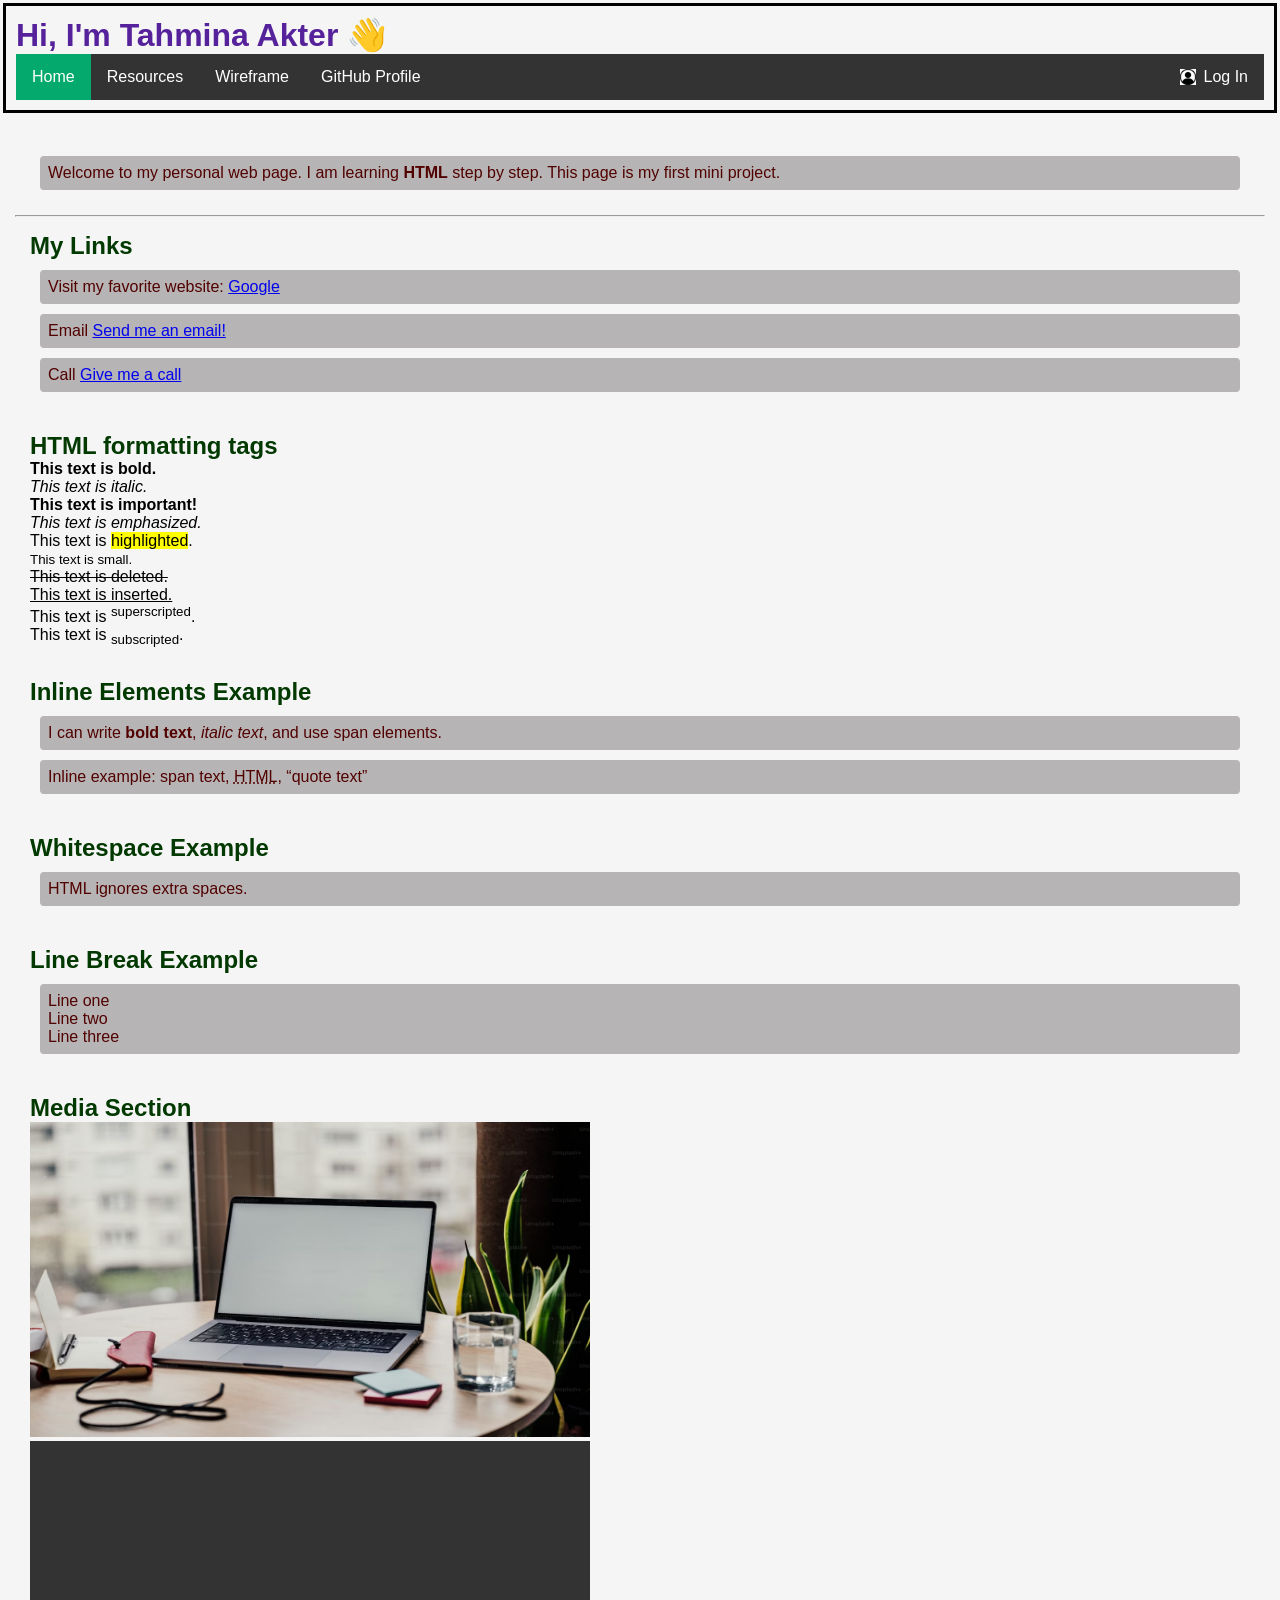
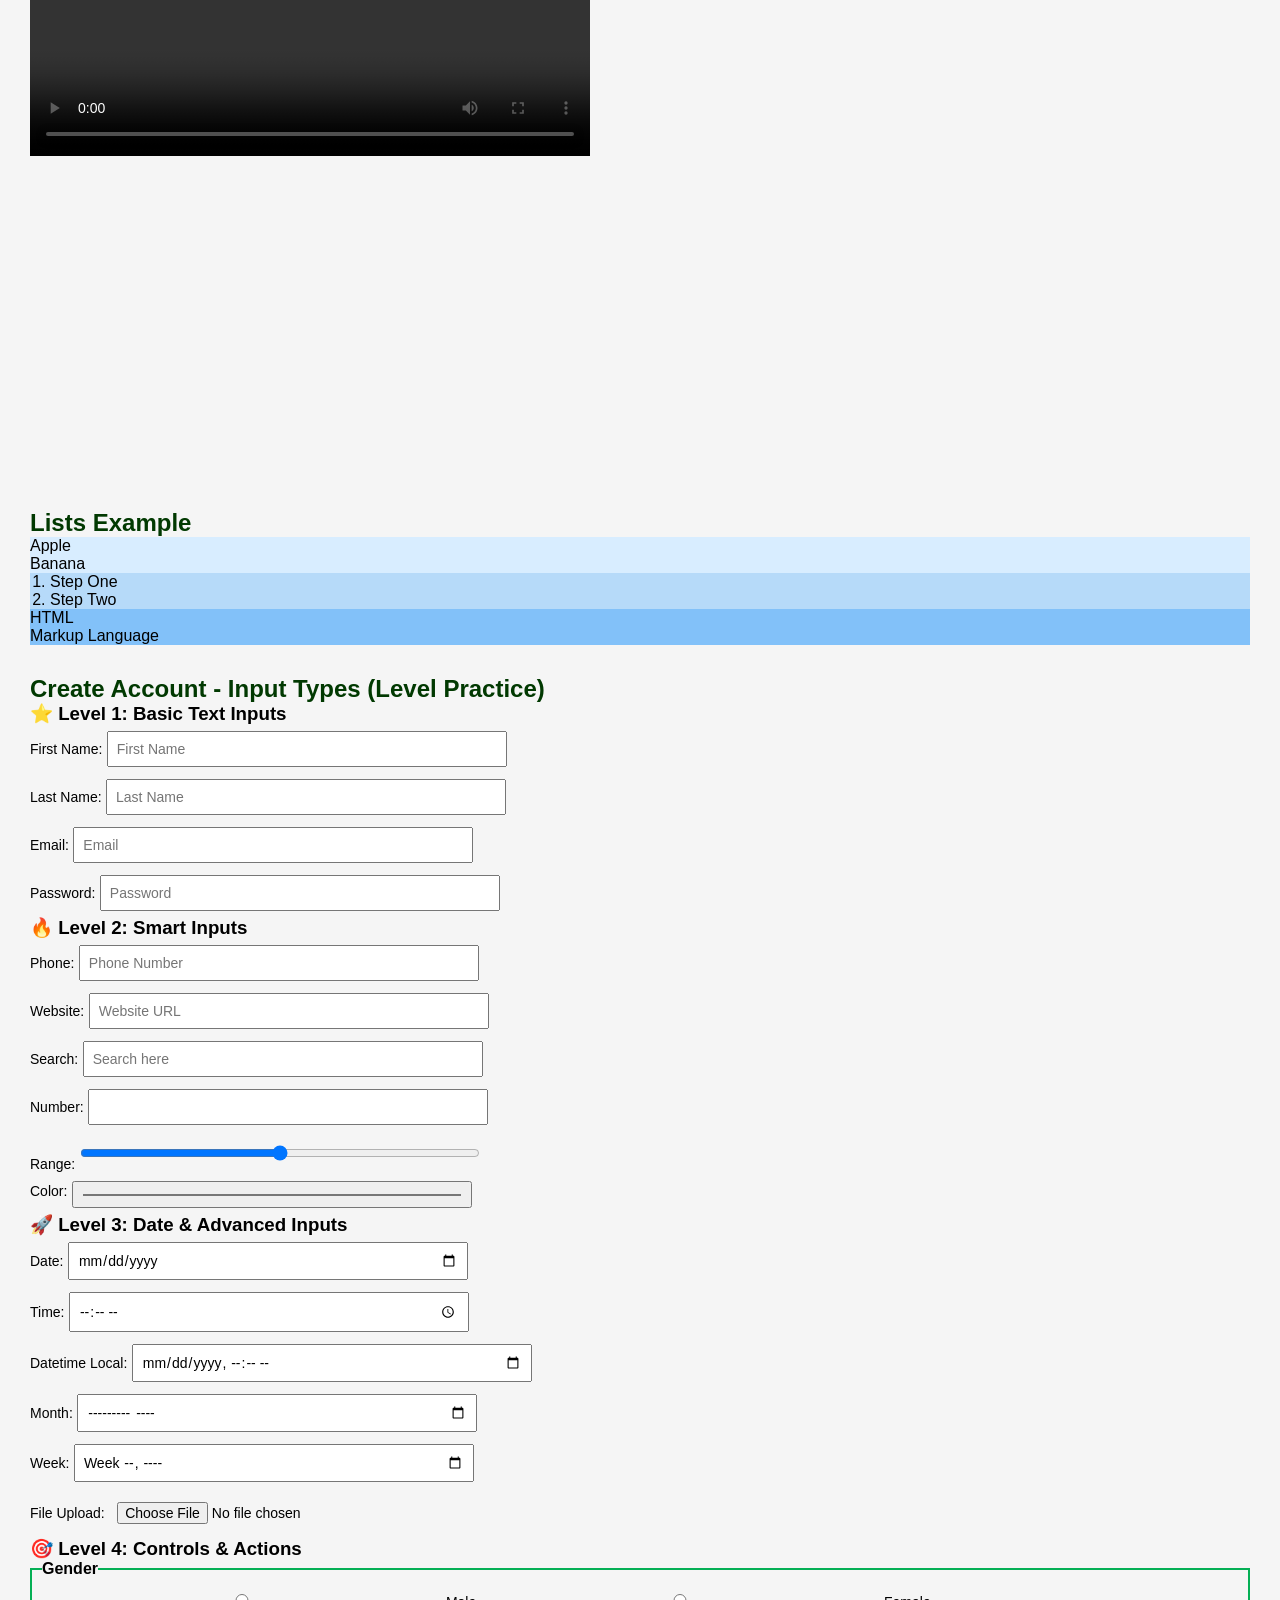
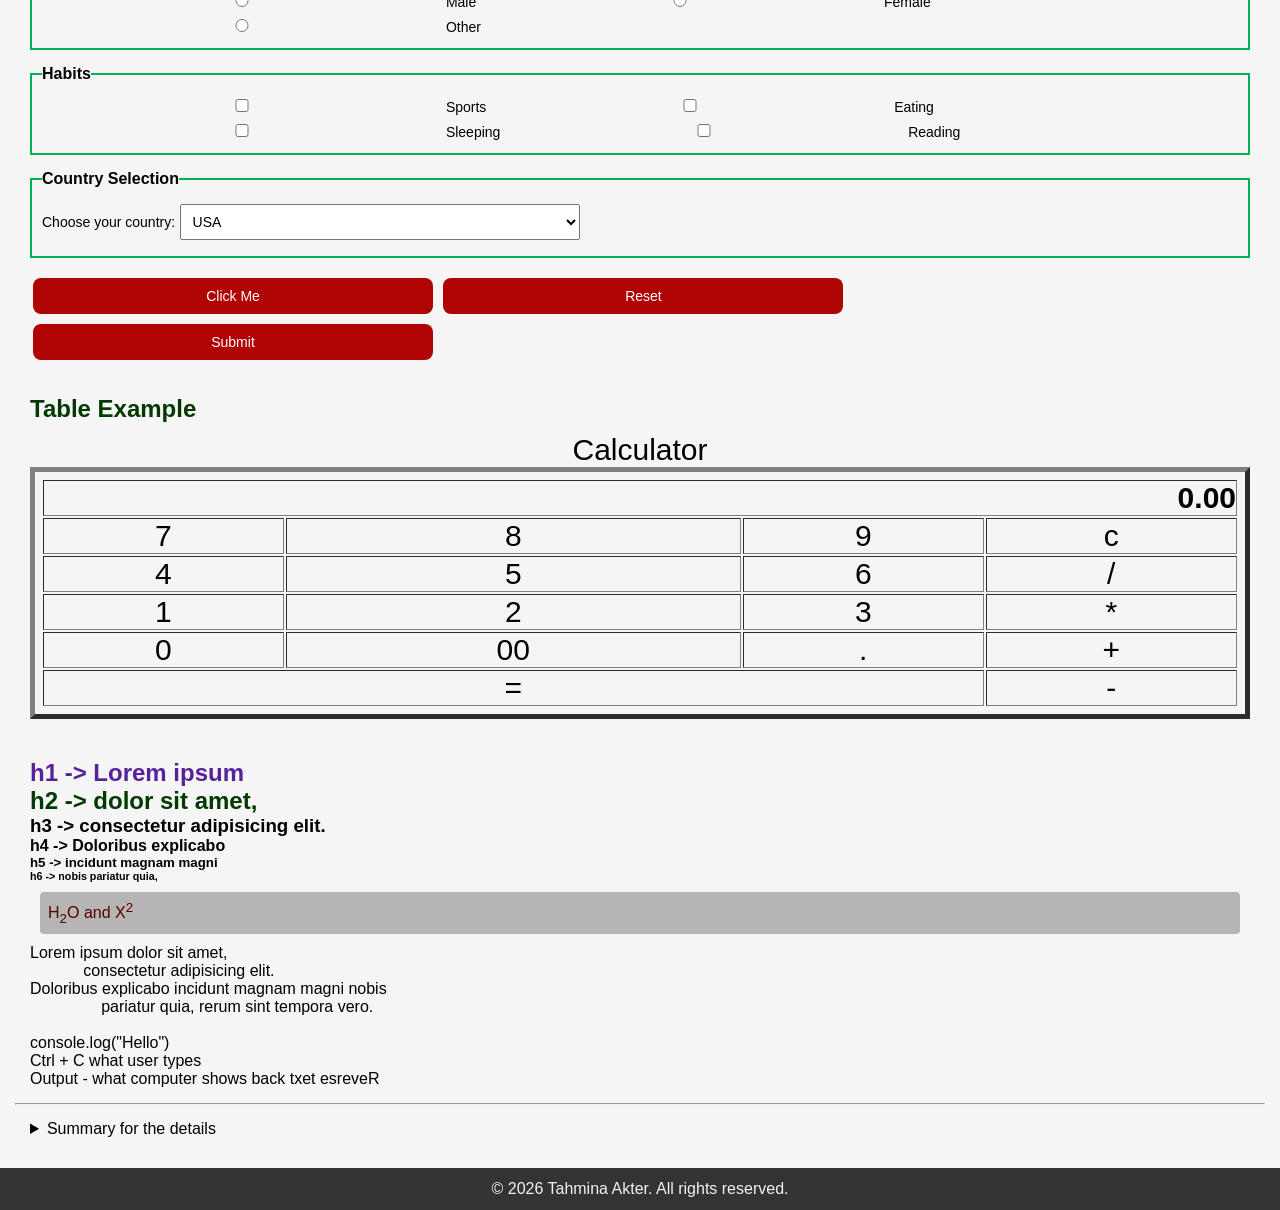
<file: index.html>
<!DOCTYPE html> <!-- tells the browser this is HTML5 -->
<html> <!-- root of your webpage -->

<head> <!-- This part is not visible on the page. It configures your site. -->
    <meta charset="utf-8"> <!-- Supports all characters -->
    <meta name="description" content="Fundamentals of HTML and CSS"> <!-- Helps SEO -->
    <title>Fundamentals-of-HTML-CSS</title> <!-- Shows in browser tab -->
    <link rel="icon" type="image/x-icon" href="./media/images/favicon.ico">
    <link rel="stylesheet" href="./style.css"> <!-- Connects your CSS file -->

    <style>
        .wave {
            display: inline-block;
            transform-origin: 70% 70%;
            /* natural wave ratio */
            animation: wave-animation 2s infinite;
        }

        /* Defines how the hand rotates over time */
        @keyframes wave-animation {
            0% {
                transform: rotate(0deg);
            }

            15% {
                transform: rotate(14deg);
            }

            30% {
                transform: rotate(-8deg);
            }

            40% {
                transform: rotate(14deg);
            }

            50% {
                transform: rotate(-4deg);
            }

            60% {
                transform: rotate(10deg);
            }

            70% {
                transform: rotate(0deg);
            }

            100% {
                transform: rotate(0deg);
            }
        }
    </style>
</head>

<body> <!-- This part is visible on the page -->

    <!-- ================= HEADER ================= -->
    <header style="margin: 3px; border: 3px solid black; padding: 10px">
        <!-- header contains Title (h1), Navigation (nav) & <span> is inline -->
        <h1>Hi, I'm Tahmina Akter <span class="wave">👋</span></h1>
        <nav aria-label="Primary navigation"> <!-- (SEO + accessibility) -->
            <ul>
                <li><a class="active" href="./index.html" target="_self" title="Landing page">Home</a></li>
                <li><a href="./resources.html" target="_self" title="Practice Coding">Resources</a></li>
                <li><a href="https://wireframe.cc/D2swz4" target="_blank" rel="noopener noreferrer"
                        title="Landing Page Wireframe">Wireframe</a>
                </li>
                <li><a href="https://github.com/tahmina-official" target="_blank" rel="noopener noreferrer"
                        title="Landing Page Wireframe">GitHub Profile</a>
                </li>
                <li><a href="./login/login.html" target="_self" title="Login Page"><img src="./media/images/login.png"
                            alt="Login Icon" class="login-user" />Log In </a>
                </li>
            </ul>
        </nav>
    </header>

    <main> <!-- Main content (good for SEO + accessibility) -->

        <!-- ================= INTRO ================= -->
        <section>
            <p>
                Welcome to my personal web page.
                I am learning <strong>HTML</strong> step by step.
                This page is my first mini project.
            </p>
        </section>
        <hr>

        <!-- ================= LINKS ================= -->
        <section>
            <h2>My Links</h2>
            <p>
                Visit my favorite website:
                <a href="https://www.google.com">Google</a>
            </p>
            <p>
                Email
                <a href="mailto:tahmina.usa24@gmail.com">Send me an email!</a>
            </p>
            <p>
                Call
                <a href="tel:+13474076781">Give me a call</a>
            </p>
        </section>

        <!-- ================= SKILLS ================= -->
        <section>
            <h2>HTML formatting tags</h2>
            <b>This text is bold.</b><br>
            <i>This text is italic.</i><br>
            <strong>This text is important!</strong><br>
            <em>This text is emphasized.</em><br>
            This text is <mark>highlighted</mark>.<br>
            <small>This text is small.</small><br>
            <del>This text is deleted.</del><br>
            <ins>This text is inserted.</ins><br>
            This text is <sup>superscripted</sup>.<br>
            This text is <sub>subscripted</sub>.<br>
        </section>

        <!-- ================= INLINE EXAMPLES ================= -->
        <section>
            <h2>Inline Elements Example</h2>
            <p>
                I can write <b>bold text</b>, <em>italic text</em>,
                and use <span>span elements</span>.
            </p>

            <p>
                Inline example: <span>span text</span>,
                <abbr title="HyperText Markup Language">HTML</abbr>,
                <q>quote text</q>
            </p>
        </section>

        <!-- ================= WHITESPACE ================= -->
        <section>
            <h2>Whitespace Example</h2>
            <p>
                HTML ignores extra spaces.
            </p>
        </section>

        <!-- ================= LINE BREAK ================= -->
        <section>
            <h2>Line Break Example</h2>
            <p>
                Line one<br>
                Line two<br>
                Line three
            </p>
        </section>

        <!-- ================= MEDIA ================= -->
        <section>
            <h2>Media Section</h2>
            <div>
                <img src="./media/images/pic1.png" alt="Sample project image showing HTML layout" width="560px"
                    height="315px">

            </div>
            <div>
                <video width="560px" height="315px" controls>
                    <source src="./media/video/video.mp4" type="video/mp4">
                    <track src="subtitle.vtt" kind="subtitles" srclang="en" label="English">
                </video>
            </div>

            <div>

                <iframe width="560px" height="315px" src="https://www.youtube.com/embed/kUMe1FH4CHE"
                    title="YouTube video player" frameborder="0" allowfullscreen>
                </iframe>
            </div>

        </section>

        <!-- ================= LISTS ================= -->
        <section>
            <h2>Lists Example</h2>

            <ul style="display: block; background-color: rgb(216, 237, 255)">
                <li>Apple</li>
                <li>Banana</li>
            </ul>

            <ol style="padding-left: 20px; background-color: rgb(182, 218, 249)">
                <li>Step One</li>
                <li>Step Two</li>
            </ol>

            <dl style="background-color: rgb(130, 193, 249)">
                <dt>HTML</dt>
                <dd>Markup Language</dd>
            </dl>
        </section>

        <!-- ================= FORM ================= -->
        <section>
            <h2>Create Account - Input Types (Level Practice)</h2>

            <form action="#">

                <!-- ================= LEVEL 1 ================= -->
                <h3>⭐ Level 1: Basic Text Inputs</h3>

                <label>First Name:</label>
                <input type="text" placeholder="First Name" required><br>

                <label>Last Name:</label>
                <input type="text" placeholder="Last Name" required><br>

                <label>Email:</label>
                <input type="email" placeholder="Email"><br>

                <label>Password:</label>
                <input type="password" placeholder="Password"><br>


                <!-- ================= LEVEL 2 ================= -->
                <h3>🔥 Level 2: Smart Inputs</h3>

                <label>Phone:</label>
                <input type="tel" placeholder="Phone Number"><br>

                <label>Website:</label>
                <input type="url" placeholder="Website URL"><br>

                <label>Search:</label>
                <input type="search" placeholder="Search here"><br>

                <label>Number:</label>
                <input type="number"><br>

                <label>Range:</label>
                <input type="range"><br>

                <label>Color:</label>
                <input type="color"><br>


                <!-- ================= LEVEL 3 ================= -->
                <h3>🚀 Level 3: Date & Advanced Inputs</h3>

                <label>Date:</label>
                <input type="date"><br>

                <label>Time:</label>
                <input type="time"><br>

                <label>Datetime Local:</label>
                <input type="datetime-local"><br>

                <label>Month:</label>
                <input type="month"><br>

                <label>Week:</label>
                <input type="week"><br>

                <label>File Upload:</label>
                <input type="file"><br>


                <!-- ================= LEVEL 4 ================= -->
                <h3>🎯 Level 4: Controls & Actions</h3>
                <fieldset>
                    <legend>Gender</legend>

                    <label>
                        <input type="radio" name="gender" value="male">
                        Male
                    </label>

                    <label>
                        <input type="radio" name="gender" value="female">
                        Female
                    </label>

                    <label>
                        <input type="radio" name="gender" value="other">
                        Other
                    </label>
                </fieldset>

                <fieldset>
                    <legend>Habits</legend>

                    <label>
                        <input type="checkbox" name="habits" value="sports">
                        Sports
                    </label>

                    <label>
                        <input type="checkbox" name="habits" value="eating">
                        Eating
                    </label>

                    <label>
                        <input type="checkbox" name="habits" value="sleeping">
                        Sleeping
                    </label>

                    <label>
                        <input type="checkbox" name="habits" value="reading">
                        Reading
                    </label>
                </fieldset>

                <fieldset>
                    <legend>Country Selection</legend>

                    <!-- id → used for label + JavaScript; name → used when submitting form data to a server; Use for="id" → most common and clean -->
                    <label for="country">Choose your country:</label>
                    <select id="country" name="country">
                        <option value="bangladesh">Bangladesh</option>
                        <option value="usa" selected>USA</option>
                        <option value="uk">UK</option>
                        <option value="canada">Canada</option>
                        <option value="india">India</option>
                    </select>
                </fieldset>

                <input type="button" value="Click Me">
                <input type="reset">
                <input type="submit">

            </form>
        </section>
        
        <!-- ================= TABLE ================= -->
        <section>
            <h2>Table Example</h2>

            <table border="5">
                <caption>Calculator</caption>
                <thead>
                    <tr>
                        <th colspan="4" style="text-align: right;">0.00</th>
                    </tr>
                </thead>
                <tbody>
                    <tr>
                        <td>7</td>
                        <td>8</td>
                        <td>9</td>
                        <td>c</td>
                    </tr>
                    <tr>
                        <td>4</td>
                        <td>5</td>
                        <td>6</td>
                        <td>/</td>
                    </tr>

                    <tr>
                        <td>1</td>
                        <td>2</td>
                        <td>3</td>
                        <td>*</td>
                    </tr>

                    <tr>
                        <td>0</td>
                        <td>00</td>
                        <td>.</td>
                        <td>+</td>
                    </tr>
                </tbody>
                <tfoot>
                    <tr>
                        <td colspan="3">=</td>
                        <td>-</td>
                    </tr>
                </tfoot>
            </table>
        </section>

        <!-- ================= EXTRA ELEMENTS ================= -->
        <section>
            <h1>h1 -> Lorem ipsum</h1>
            <h2>h2 -> dolor sit amet,</h2>
            <h3>h3 -> consectetur adipisicing elit.</h3>
            <h4>h4 -> Doloribus explicabo</h4>
            <h5>h5 -> incidunt magnam magni</h5>
            <h6>h6 -> nobis pariatur quia,</h6>

            <p>H<sub>2</sub>O and X<sup>2</sup></p>

            <pre>Lorem ipsum dolor sit amet, 
            consectetur adipisicing elit.
Doloribus explicabo incidunt magnam magni nobis
                pariatur quia, rerum sint tempora vero.
            </pre>

            <code>console.log("Hello")</code>

            <br>

            <kbd>Ctrl + C</kbd> what user types

            <br>

            <samp>Output - what computer shows back</samp>

            <bdo dir="rtl">Reverse text</bdo>

            <noscript>This website works best with JavaScript enabled.</noscript>
        </section>

        <hr>
        <section>
            <!-- DETAILS FIXED -->
            <details>
                <summary>Summary for the details</summary>
                <p>This is hidden content that can be expanded.</p>
            </details>
        </section>

    </main>

    <!-- ================= FOOTER ================= -->
    <footer>
        © 2026 Tahmina Akter. All rights reserved.
    </footer>


</body>

</html>
</file>
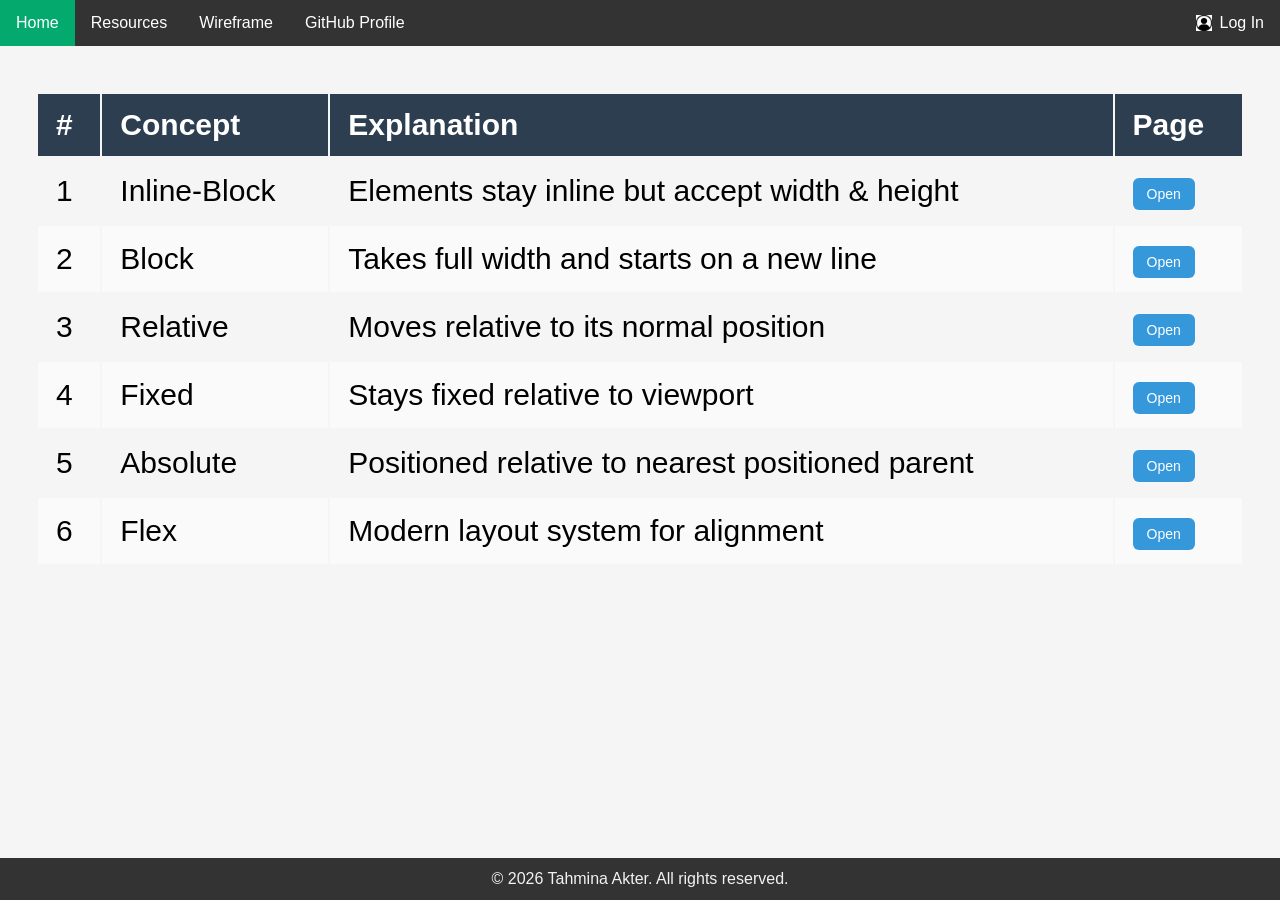
<file: css-properties/index.html>
<!DOCTYPE html> <!-- tells the browser this is HTML5 -->
<html> <!-- root of your webpage -->

<head> <!-- This part is not visible on the page. It configures your site. -->
    <meta charset="utf-8"> <!-- Supports all characters -->
    <meta name="description" content="Fundamentals of HTML and CSS"> <!-- Helps SEO -->
    <title>Fundamentals-of-HTML-CSS</title> <!-- Shows in browser tab -->
    <!-- displays site properly based on user's device -->
    <link rel="icon" type="image/x-icon" href="../media/images/favicon.ico">
    <link rel="stylesheet" href="./style.css"> <!-- Connects your CSS file -->
</head>

<body> <!-- This part is visible on the page -->

    <!-- ================= HEADER ================= -->
    <header>
        <nav aria-label="Primary navigation"> <!-- (SEO + accessibility) -->
            <ul>
                <li><a class="active" href="../index.html" target="_self" title="Landing page">Home</a></li>
                <li><a href="../resources.html" target="_self" title="Practice Coding">Resources</a></li>
                <li><a href="https://wireframe.cc/D2swz4" target="_blank" rel="noopener noreferrer"
                        title="Landing Page Wireframe">Wireframe</a>
                </li>
                <li><a href="https://github.com/tahmina-official" target="_blank" rel="noopener noreferrer"
                        title="Landing Page Wireframe">GitHub Profile</a>
                </li>
                <li><a href="../login/login.html" target="_self" title="Login Page"><img src="../media/images/login.png"
                            alt="Login Icon" class="login-user" />Log In </a>
                </li>
            </ul>
        </nav>
    </header>

    <main>
        <section>
            <table>
                <thead>
                    <tr>
                        <th>#</th>
                        <th>Concept</th>
                        <th>Explanation</th>
                        <th>Page</th>
                    </tr>
                </thead>
                <tbody>
                    <tr>
                        <td>1</td>
                        <td>Inline-Block</td>
                        <td>Elements stay inline but accept width & height</td>
                        <td><a class="custom-btn" href="./display/inline-block.html">Open</a></td>
                    </tr>
                    <tr>
                        <td>2</td>
                        <td>Block</td>
                        <td>Takes full width and starts on a new line</td>
                        <td><a class="custom-btn" href="./display/block.html">Open</a></td>
                    </tr>
                    <tr>
                        <td>3</td>
                        <td>Relative</td>
                        <td>Moves relative to its normal position</td>
                        <td><a class="custom-btn" href="./position/relative.html">Open</a></td>
                    </tr>
                    <tr>
                        <td>4</td>
                        <td>Fixed</td>
                        <td>Stays fixed relative to viewport</td>
                        <td><a class="custom-btn" href="./position/fixed.html">Open</a></td>
                    </tr>
                    <tr>
                        <td>5</td>
                        <td>Absolute</td>
                        <td>Positioned relative to nearest positioned parent</td>
                        <td><a class="custom-btn" href="./position/absolute.html">Open</a></td>
                    </tr>
                    <tr>
                        <td>6</td>
                        <td>Flex</td>
                        <td>Modern layout system for alignment</td>
                        <td><a class="custom-btn" href="./display/flex.html">Open</a></td>
                    </tr>
                </tbody>
            </table>

            <!-- <a class="active custom-btn" href="../resources.html" target="_self" title="Sample Testimonials">Back</a> -->
        </section>
    </main>


    <!-- ================= FOOTER ================= -->
    <footer>
        © 2026 Tahmina Akter. All rights reserved.
    </footer>

</body>

</html>
</file>
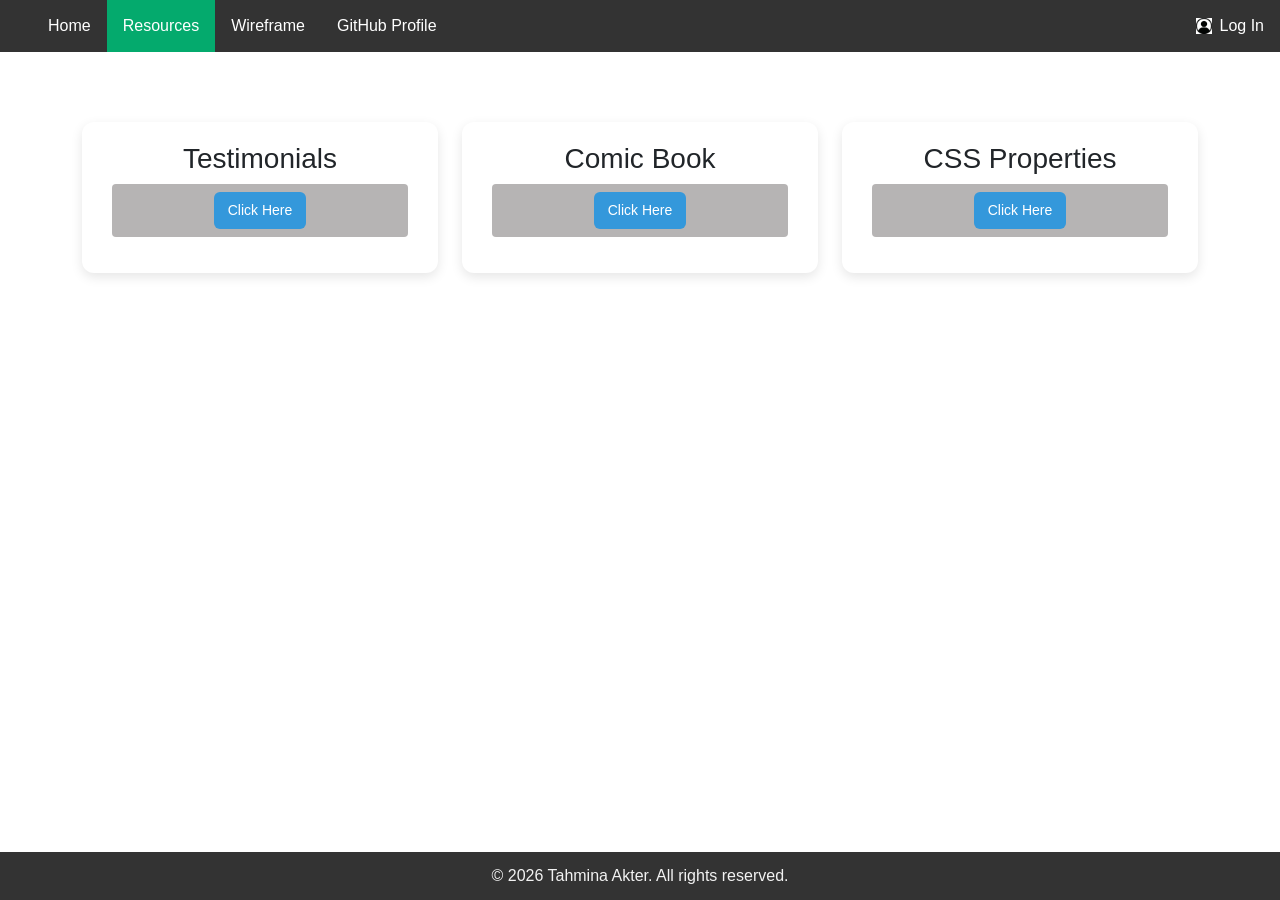
<file: resources.html>
<!DOCTYPE html>
<html lang="en">

<head>
    <meta charset="utf-8">
    <meta name="description" content="Resources">
    <meta name="viewport" content="width=device-width, initial-scale=1.0">

    <title>Resources</title>

    <link rel="icon" type="image/x-icon" href="./media/images/favicon.ico">
    <link rel="stylesheet" href="./style.css">

    <!-- Bootstrap -->
    <link href="https://cdn.jsdelivr.net/npm/bootstrap@5.3.0/dist/css/bootstrap.min.css" rel="stylesheet">
</head>

<body>

    <!-- ================= HEADER ================= -->
    <header>
        <nav aria-label="Primary navigation">
            <ul>
                <li><a href="./index.html" target="_self" title="Landing page">Home</a></li>
                <li><a class="active" href="./resources.html" target="_self" title="Practice Coding">Resources</a></li>
                <li><a href="https://wireframe.cc/D2swz4" target="_blank" rel="noopener noreferrer"
                        title="Landing Page Wireframe">Wireframe</a>
                </li>
                <li><a href="https://github.com/tahmina-official" target="_blank" rel="noopener noreferrer"
                        title="Landing Page Wireframe">GitHub Profile</a>
                </li>
                <li><a href="./login/login.html" target="_self" title="Login Page"><img src="./media/images/login.png"
                            alt="Login Icon" class="login-user" />Log In </a>
                </li>
            </ul>
        </nav>
    </header>

    <!-- ================= MAIN ================= -->
   <main class="container mt-4 flex-grow-1">

    <div class="row g-4">

        <!-- Card 1 -->
        <section class="col-12 col-md-6 col-lg-4">
            <div class="card-box">
                <h3>Testimonials</h3>
                <p>
                    <a class="custom-btn" href="./testimonials/testimonials.html">
                        Click Here
                    </a>
                </p>
            </div>
        </section>

        <!-- Card 2 -->
        <section class="col-12 col-md-6 col-lg-4">
            <div class="card-box">
                <h3>Comic Book</h3>
                <p>
                    <a class="custom-btn" href="./comic-book/comic-book.html">
                        Click Here
                    </a>
                </p>
            </div>
        </section>

        <!-- Card 3 -->
        <section class="col-12 col-md-6 col-lg-4">
            <div class="card-box">
                <h3>CSS Properties</h3>
                <p>
                    <a class="custom-btn" href="./css-properties/index.html">
                        Click Here
                    </a>
                </p>
            </div>
        </section>

    </div>

</main>
    <!-- ================= FOOTER ================= -->
    <footer>
        © 2026 Tahmina Akter. All rights reserved.
    </footer>

</body>

</html>
</file>
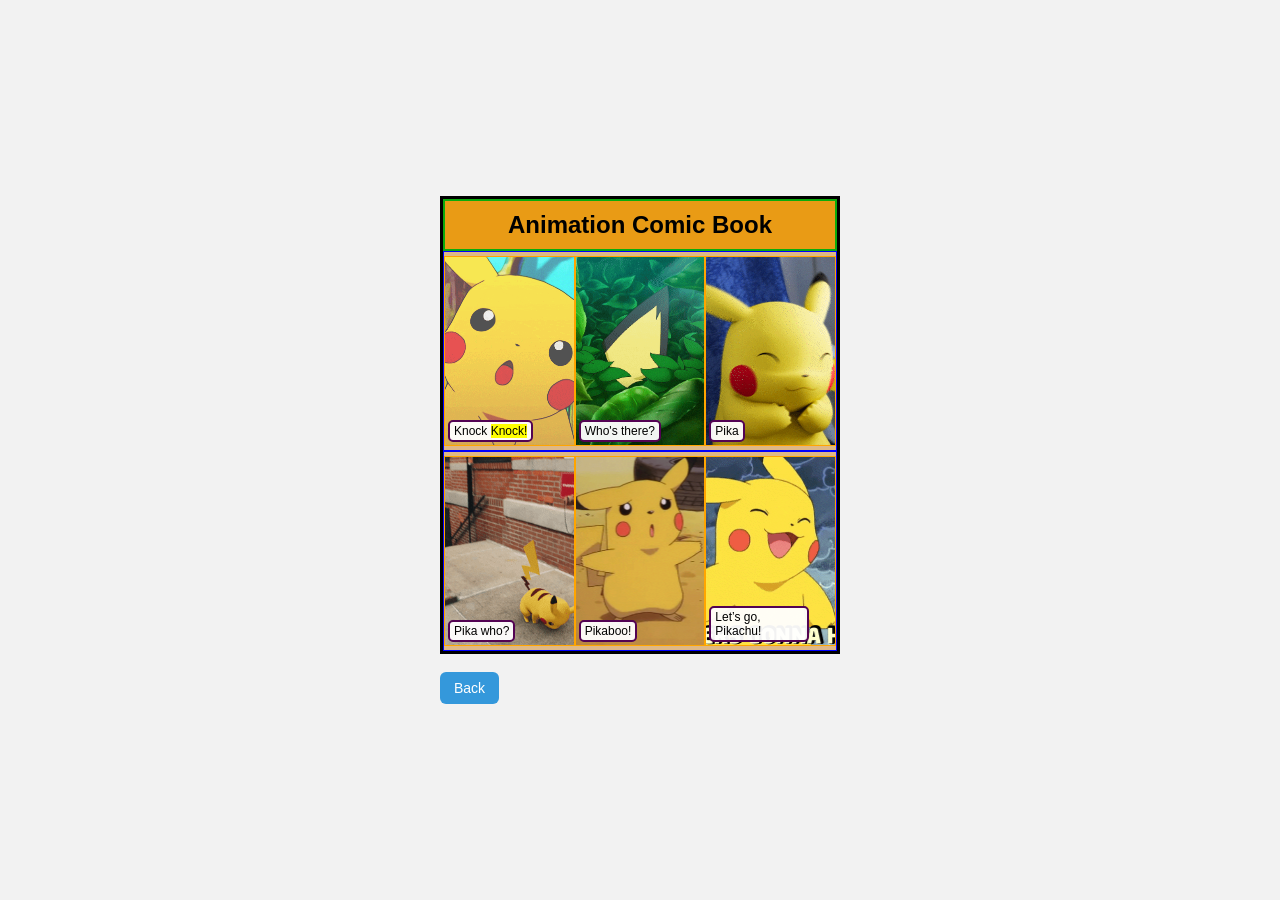
<file: comic-book/comic-book.html>
<!DOCTYPE html>
<html>

<head>
    <meta charset="utf-8">
    <meta name="description" content="Fundamentals of HTML and CSS">
    <title>Comic Book</title>

    <link rel="icon" type="image/x-icon" href="../media/images/favicon.ico">
    <link rel="stylesheet" href="./comic-book-style.css">
</head>

<body>

<main>

    <section id="comic">

        <h1>Animation Comic Book</h1>

        <!-- Row 1 -->
        <div class="row" id="row-1">
            <div class="panel"><div class="dialogue">Knock <mark>Knock!</mark></div></div>
            <div class="panel"><div class="dialogue">Who's there?</div></div>
            <div class="panel"><div class="dialogue">Pika</div></div>
        </div>

        <!-- Row 2 -->
        <div class="row" id="row-2">
            <div class="panel"><div class="dialogue">Pika who?</div></div>
            <div class="panel"><div class="dialogue">Pikaboo!</div></div>
            <div class="panel"><div class="dialogue">Let’s go, Pikachu!</div></div>
        </div>

    </section>

    <br>

    <a class="custom-btn" href="../resources.html">Back</a>

</main>

</body>
</html>
</file>
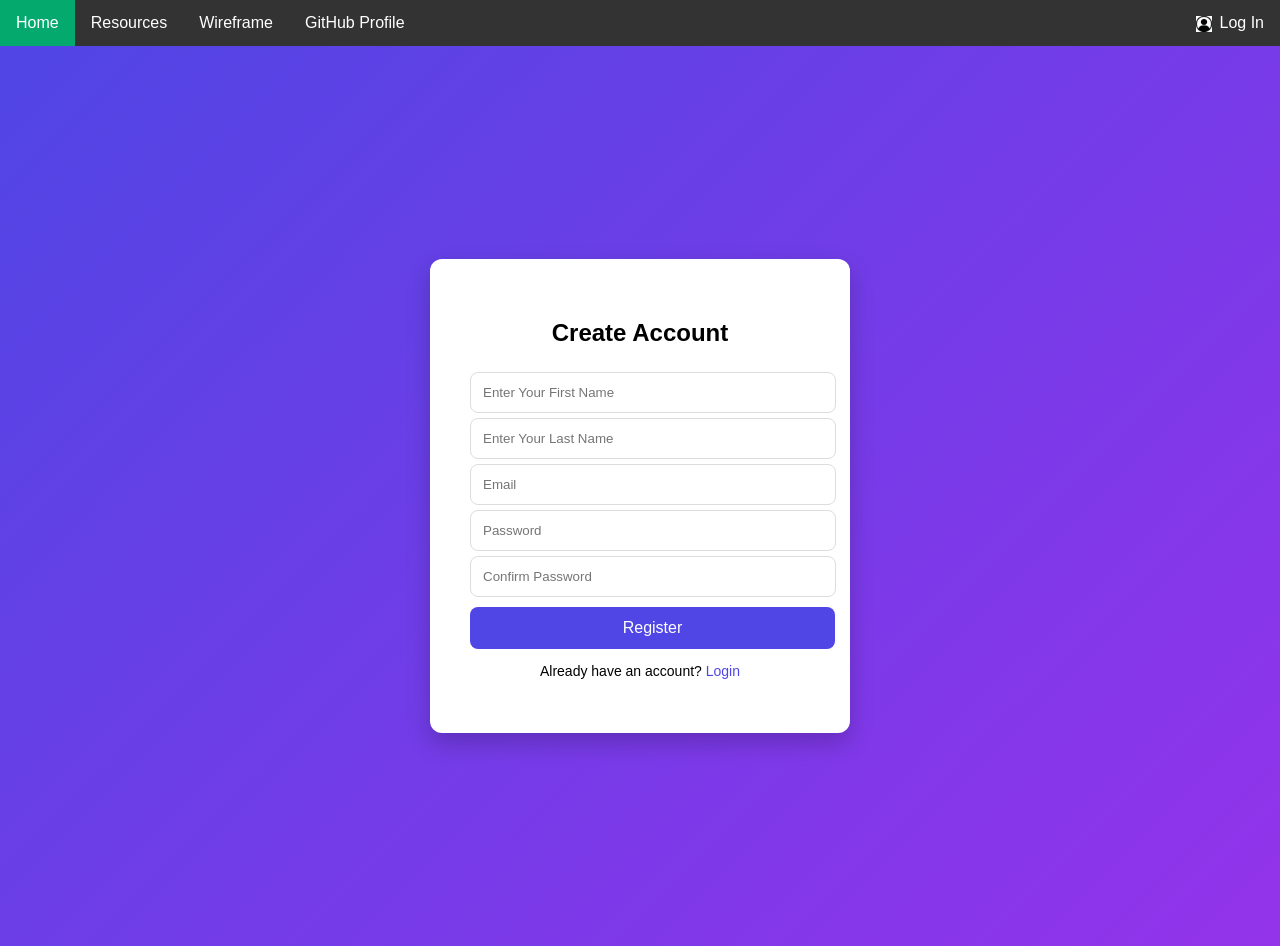
<file: registration/registration.html>
<!DOCTYPE html> <!-- tells the browser this is HTML5 -->
<html> <!-- root of your webpage -->

<head> <!-- This part is not visible on the page. It configures your site. -->
  <meta charset="utf-8"> <!-- Supports all characters -->
  <meta name="description" content="Fundamentals of HTML and CSS"> <!-- Helps SEO -->
  <title>Register</title> <!-- Shows in browser tab -->
  <!-- displays site properly based on user's device -->
  <link rel="icon" type="image/x-icon" href="../media/images/favicon.ico">
  <link rel="stylesheet" href="./registration-style.css"> <!-- Connects your CSS file -->
</head>

<body>

  <!-- ================= HEADER ================= -->
  <header>
    <nav aria-label="Primary navigation"> <!-- (SEO + accessibility) -->
      <ul>
        <li><a class="active" href="../index.html" target="_self" title="Landing page">Home</a></li>
        <li><a href="../resources.html" target="_self" title="Practice Coding">Resources</a></li>
        <li><a href="https://wireframe.cc/D2swz4" target="_blank" rel="noopener noreferrer"
            title="Landing Page Wireframe">Wireframe</a>
        </li>
        <li><a href="https://github.com/tahmina-official" target="_blank" rel="noopener noreferrer"
            title="Landing Page Wireframe">GitHub Profile</a>
        </li>
        <li><a href="../login/login.html" target="_self" title="Login Page"><img src="../media/images/login.png"
              alt="Login Icon" class="login-user" />Log In </a>
        </li>
      </ul>
    </nav>
  </header>

  <main>

    <div id="register-card">
      <section class="register-card">
        <h2>Create Account</h2>

        <form>

          <input type="text" placeholder="Enter Your First Name" required>

          <input type="text" placeholder="Enter Your Last Name" required>

          <input type="email" placeholder="Email" required>

          <input type="password" placeholder="Password" required>

          <input type="password" placeholder="Confirm Password" required>

          <button type="submit">Register</button>
        </form>

        <div class="links">
          <p>Already have an account? <a href="../login/login.html">Login</a></p>
        </div>
      </section>
    </div>
  </main>
</body>

</html>
</file>
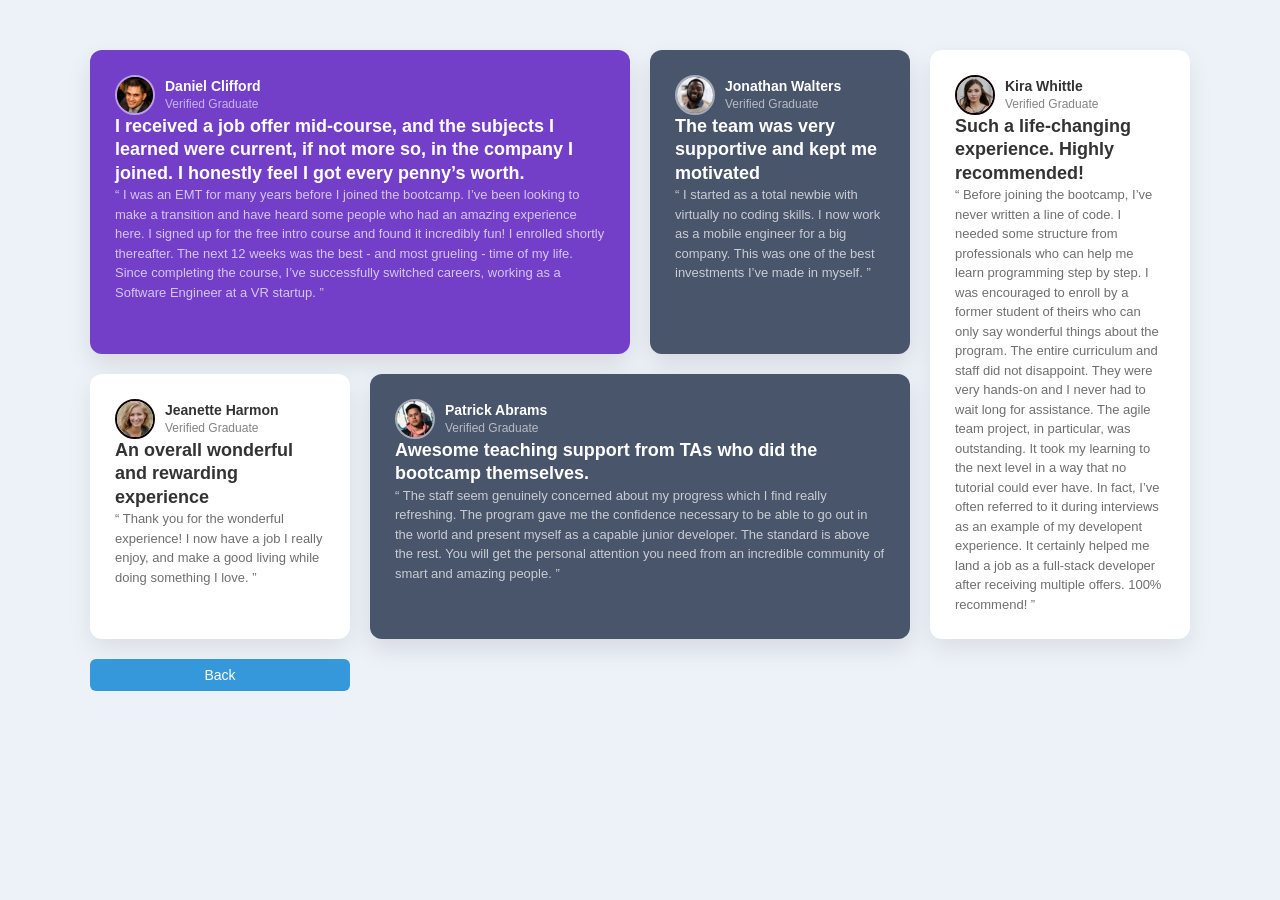
<file: testimonials/testimonials.html>
<!DOCTYPE html> <!-- tells the browser this is HTML5 -->
<html> <!-- root of your webpage -->

<head> <!-- This part is not visible on the page. It configures your site. -->
  <meta charset="utf-8"> <!-- Supports all characters -->
  <meta name="description" content="Testimonials"> <!-- Helps SEO -->
  <title>Frontend Mentor | Testimonials</title>
  <link rel="icon" type="image/x-icon" href="../media/images/favicon.ico">
  <link rel="stylesheet" href="./testimonials-style.css">

</head>

<body>

  <main class="container"> <!-- primary content of page and better for accessibility + SEO -->

    <!-- Daniel -->
    <article class="card card-purple wide">
      <div class="user">
        <img src="../media/images/image-daniel.jpg" alt="Daniel">
        <div>
          <h4>Daniel Clifford</h4>
          <span>Verified Graduate</span>
        </div>
      </div>
      <h3>
        I received a job offer mid-course, and the subjects I learned were current, if not more so, in the company I
        joined. I honestly feel I got every penny’s worth.
      </h3>
      <p>
        “ I was an EMT for many years before I joined the bootcamp. I’ve been looking to make a transition and have
        heard some people who had an amazing experience here. I signed up for the free intro course and found it
        incredibly fun! I enrolled shortly thereafter. The next 12 weeks was the best - and most grueling - time of my
        life. Since completing the course, I’ve successfully switched careers, working as a Software Engineer at a VR
        startup. ”
      </p>
    </article>

    <!-- Jonathan -->
    <div class="card card-dark">
      <div class="user">
        <img src="../media/images/image-jonathan.jpg" alt="Jonathan">
        <div>
          <h4>Jonathan Walters</h4>
          <span>Verified Graduate</span>
        </div>
      </div>
      <h3>The team was very supportive and kept me motivated</h3>
      <p>
        “ I started as a total newbie with virtually no coding skills. I now work as a mobile engineer
        for a big company. This was one of the best investments I’ve made in myself. ”
      </p>
    </div>

    <!-- Kira -->
    <div class="card card-light tall">
      <div class="user">
        <img src="../media/images/image-kira.jpg" alt="Kira">
        <div>
          <h4>Kira Whittle</h4>
          <span>Verified Graduate</span>
        </div>
      </div>
      <h3>Such a life-changing experience. Highly recommended!</h3>
      <p>
        “ Before joining the bootcamp, I’ve never written a line of code. I needed some structure from
        professionals who can help me learn programming step by step. I was encouraged to enroll by a former
        student of theirs who can only say wonderful things about the program. The entire curriculum and staff
        did not disappoint. They were very hands-on and I never had to wait long for assistance. The agile team
        project, in particular, was outstanding. It took my learning to the next level in a way that no tutorial
        could ever have. In fact, I’ve often referred to it during interviews as an example of my developent
        experience. It certainly helped me land a job as a full-stack developer after receiving multiple offers.
        100% recommend! ”
      </p>
    </div>

    <!-- Jeanette -->
    <div class="card card-light">
      <div class="user">
        <img src="../media/images/image-jeanette.jpg" alt="Jeanette">
        <div>
          <h4>Jeanette Harmon</h4>
          <span>Verified Graduate</span>
        </div>
      </div>
      <h3>An overall wonderful and rewarding experience</h3>
      <p>
        “ Thank you for the wonderful experience! I now have a job I really enjoy, and make a good living
        while doing something I love. ”
      </p>
    </div>

    <!-- Patrick -->
    <div class="card card-dark wide">
      <div class="user">
        <img src="../media/images/image-patrick.jpg" alt="Patrick">
        <div>
          <h4>Patrick Abrams</h4>
          <span>Verified Graduate</span>
        </div>
      </div>
      <h3>
        Awesome teaching support from TAs who did the bootcamp themselves.
      </h3>
      <p>
        “ The staff seem genuinely concerned about my progress which I find really refreshing. The program
        gave me the confidence necessary to be able to go out in the world and present myself as a capable
        junior developer. The standard is above the rest. You will get the personal attention you need from
        an incredible community of smart and amazing people. ”
      </p>
    </div>


    <a class="active custom-btn" href="../resources.html" target="_self" title="Sample Testimonials">Back</a>

  </main>


</body>

</html>
</file>
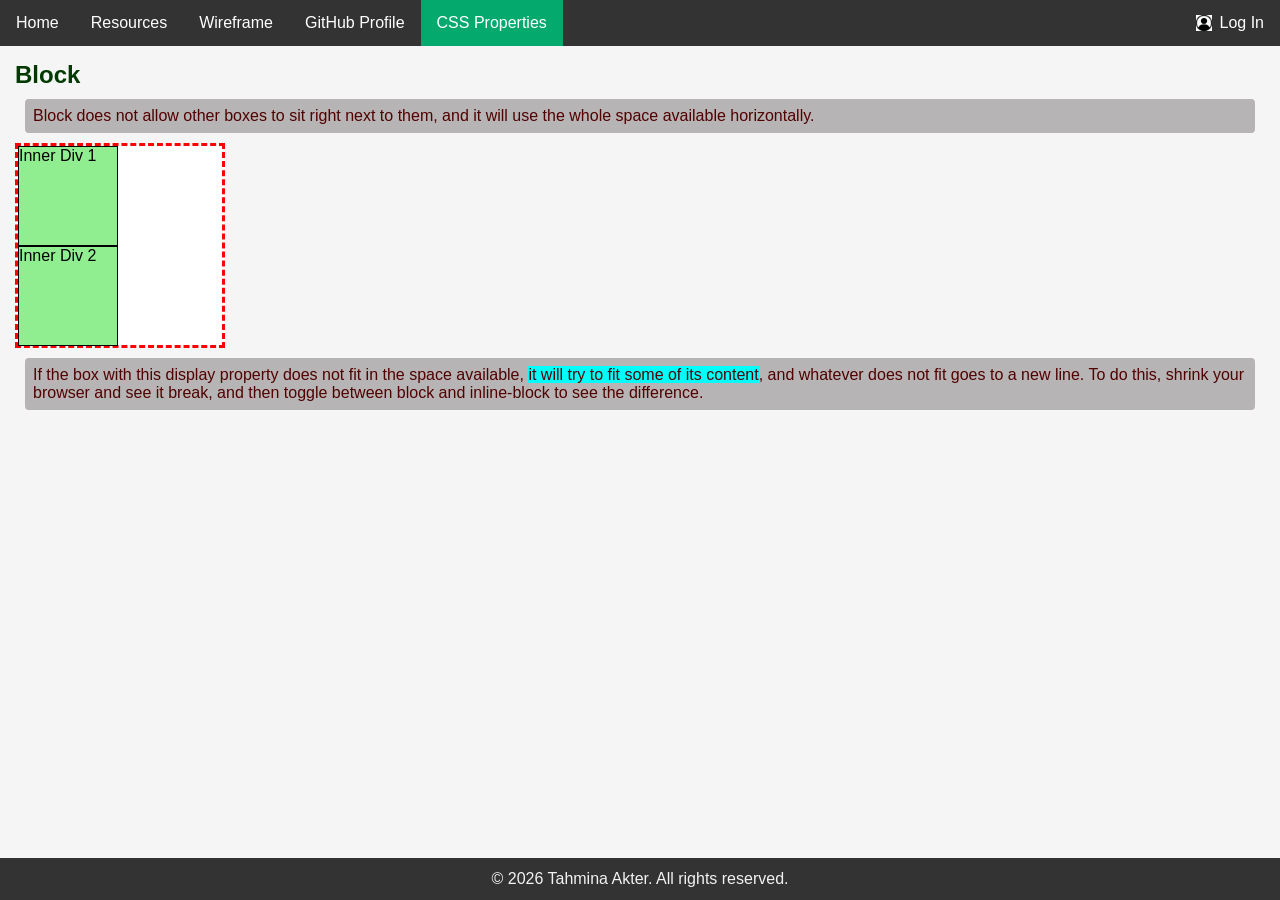
<file: css-properties/display/block.html>
<!DOCTYPE html> <!-- tells the browser this is HTML5 -->
<html> <!-- root of your webpage -->

<head> <!-- This part is not visible on the page. It configures your site. -->
    <meta charset="utf-8"> <!-- Supports all characters -->
    <meta name="description" content="Fundamentals of HTML and CSS"> <!-- Helps SEO -->
    <title>Block Example</title> <!-- Shows in browser tab -->
    <link rel="icon" href="../../media/images/favicon.ico" type="image/x-icon" sizes="32x32">
    <link rel="stylesheet" href="../style.css"> <!-- Connects your CSS file -->
</head>

<style>
    /*
        Emmet shortcut mt margin top
        Emmet shortcut bgc background color
        Emmet shortcut w width
        Emmet shortcut h height
        Emmet shortcut d:b display  block:
        Emmet shortcut bd border shorthand:

        Class selector = .block
        Type selector =     div, span
        Selector list =     .block, block div
        Descendant combinator = .block div
    */

    .block,
    .block div {
        /*Toggle between block and inline-block to see the difference .*/
        display: block;
    }

    .block {
        margin-top: 10px;
        background-color: white;
        width: 210px;
        height: 205px;
        border: 3px dashed red;
    }

    /****** Child divs ******/
    .block div {
        /******     Comment out  width for block example   ******/
        width: 100px;
        height: 100px;
        border: 1px solid #000;
        background-color: lightgreen;

    }

    span {
        background-color: aqua;
        /*Comment out display to see span in it's default inline value  .*/
        /*display: block;*/
    }
</style>
</head>

<body>
    <!-- ================= HEADER ================= -->
    <header>
        <nav aria-label="Primary navigation"> <!-- (SEO + accessibility) -->
            <ul>
                <li><a href="../../index.html" target="_self" title="Landing page">Home</a></li>
                <li><a href="../../resources.html" target="_self" title="Practice Coding">Resources</a></li>
                <li><a href="https://wireframe.cc/D2swz4" target="_blank" rel="noopener noreferrer"
                        title="Landing Page Wireframe">Wireframe</a>
                </li>
                <li><a href="https://github.com/tahmina-official" target="_blank" rel="noopener noreferrer"
                        title="Landing Page Wireframe">GitHub Profile</a>
                </li>
                <li><a class="active" href="../index.html" target="_self" title="Landing page">CSS Properties</a></li>
                <li><a href="../../login/login.html" target="_self" title="Login Page"><img
                            src="../../media/images/login.png" alt="Login Icon" class="login-user" />Log In </a>
                </li>
            </ul>
        </nav>
    </header>

    <main>

        <h2>Block</h2>

        <p>
            Block does not allow other boxes to sit right next to them, and it will use the whole space available
            horizontally.
        </p>

        <div class="block">
            <div>Inner Div 1</div>
            <div>Inner Div 2</div>
        </div>


        <p>
            If the box with this display property does not fit in the space available,
            <span>it will try to fit some of its content</span>, and whatever does not fit goes to a new line. To do
            this,
            shrink your browser and see it break, and then toggle between block and inline-block to see the difference.
        </p>

    </main>

</body>
<!-- ================= FOOTER ================= -->
<footer>
    © 2026 Tahmina Akter. All rights reserved.
</footer>

</html>
</file>
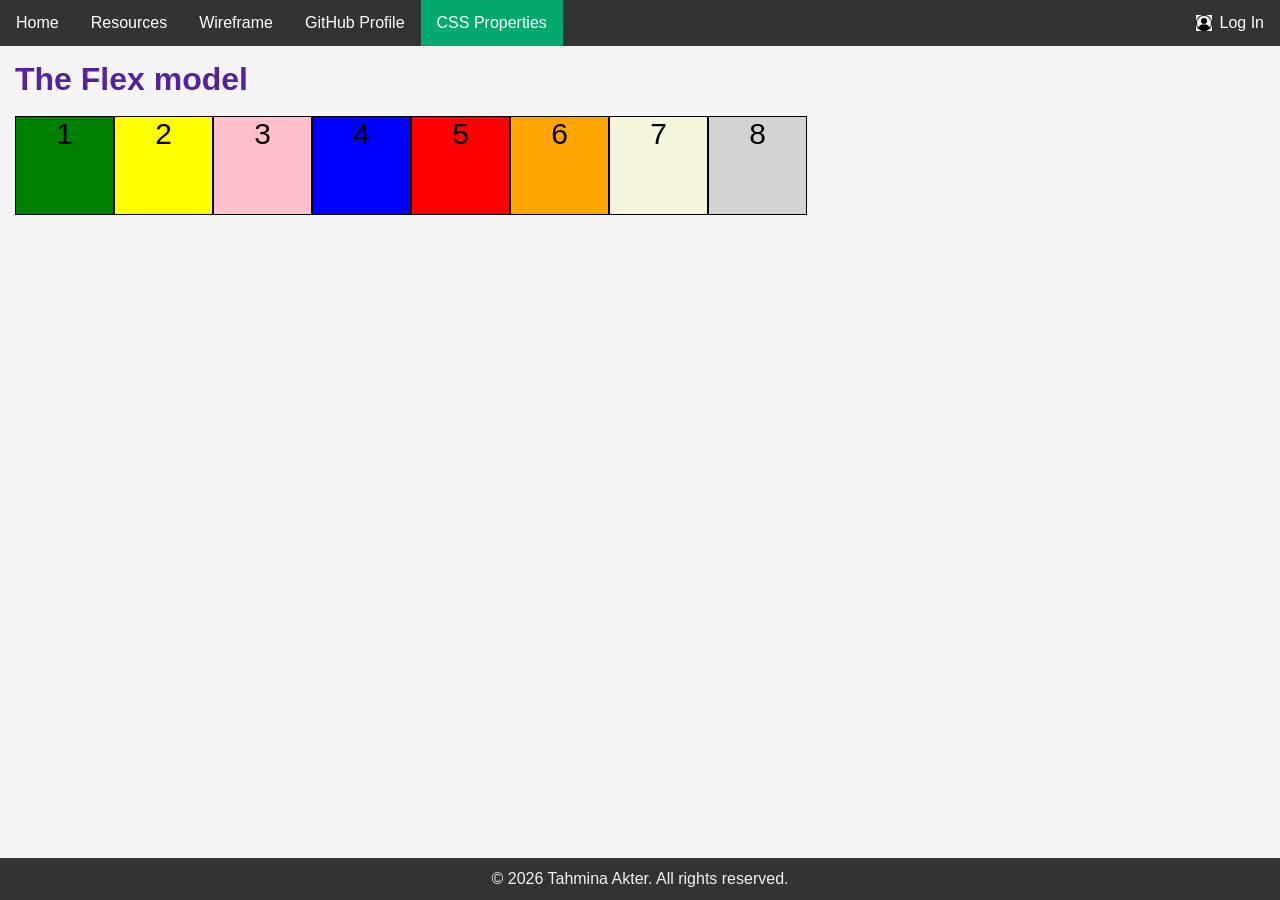
<file: css-properties/display/flex.html>
<!DOCTYPE html> <!-- tells the browser this is HTML5 -->
<html> <!-- root of your webpage -->

<head> <!-- This part is not visible on the page. It configures your site. -->
    <meta charset="utf-8"> <!-- Supports all characters -->
    <meta name="description" content="Fundamentals of HTML and CSS"> <!-- Helps SEO -->
    <title>Flex Box</title> <!-- Shows in browser tab -->
    <link rel="icon" href="../../media/images/favicon.ico" type="image/x-icon" sizes="32x32">
    <link rel="stylesheet" href="../style.css"> <!-- Connects your CSS file -->
</head>


<style>
    .container {
        display: flex;
    }

    .boxes {
        border: .1px solid;
        width: 99px;
        height: 99px;
        text-align: center;
        font-size: 30px;
    }

    #box1 {
        background-color: green;
    }

    #box2 {
        background-color: yellow;
    }

    #box3 {
        background-color: pink;
    }

    #box4 {
        background-color: blue;
    }

    #box5 {
        background-color: red;
    }

    #box6 {
        background-color: orange;
    }

    #box7 {
        background-color: beige;
    }

    #box8 {
        background-color: lightgrey;
    }
</style>
</head>

<body>
    <!-- ================= HEADER ================= -->
    <header>
        <nav aria-label="Primary navigation"> <!-- (SEO + accessibility) -->
            <ul>
                <li><a href="../../index.html" target="_self" title="Landing page">Home</a></li>
                <li><a href="../../resources.html" target="_self" title="Practice Coding">Resources</a></li>
                <li><a href="https://wireframe.cc/D2swz4" target="_blank" rel="noopener noreferrer"
                        title="Landing Page Wireframe">Wireframe</a>
                </li>
                <li><a href="https://github.com/tahmina-official" target="_blank" rel="noopener noreferrer"
                        title="Landing Page Wireframe">GitHub Profile</a>
                </li>
                <li><a class="active" href="../index.html" target="_self" title="Landing page">CSS Properties</a></li>
                <li><a href="../../login/login.html" target="_self" title="Login Page"><img
                            src="../../media/images/login.png" alt="Login Icon" class="login-user" />Log In </a>
                </li>
            </ul>
        </nav>
    </header>
    
    <main>

    <h1>The Flex model </h1><br>

    <div class="container">
        <!--     flex items-->
        <div class="boxes" id="box1">1</div>
        <div class="boxes" id="box2">2</div>
        <div class="boxes" id="box3">3</div>
        <div class="boxes" id="box4">4</div>
        <div class="boxes" id="box5">5</div>
        <div class="boxes" id="box6">6</div>
        <div class="boxes" id="box7">7</div>
        <div class="boxes" id="box8">8</div>
    </div>

    </main>

</body>

<!-- ================= FOOTER ================= -->
<footer>
    © 2026 Tahmina Akter. All rights reserved.
</footer>

</html>
</file>
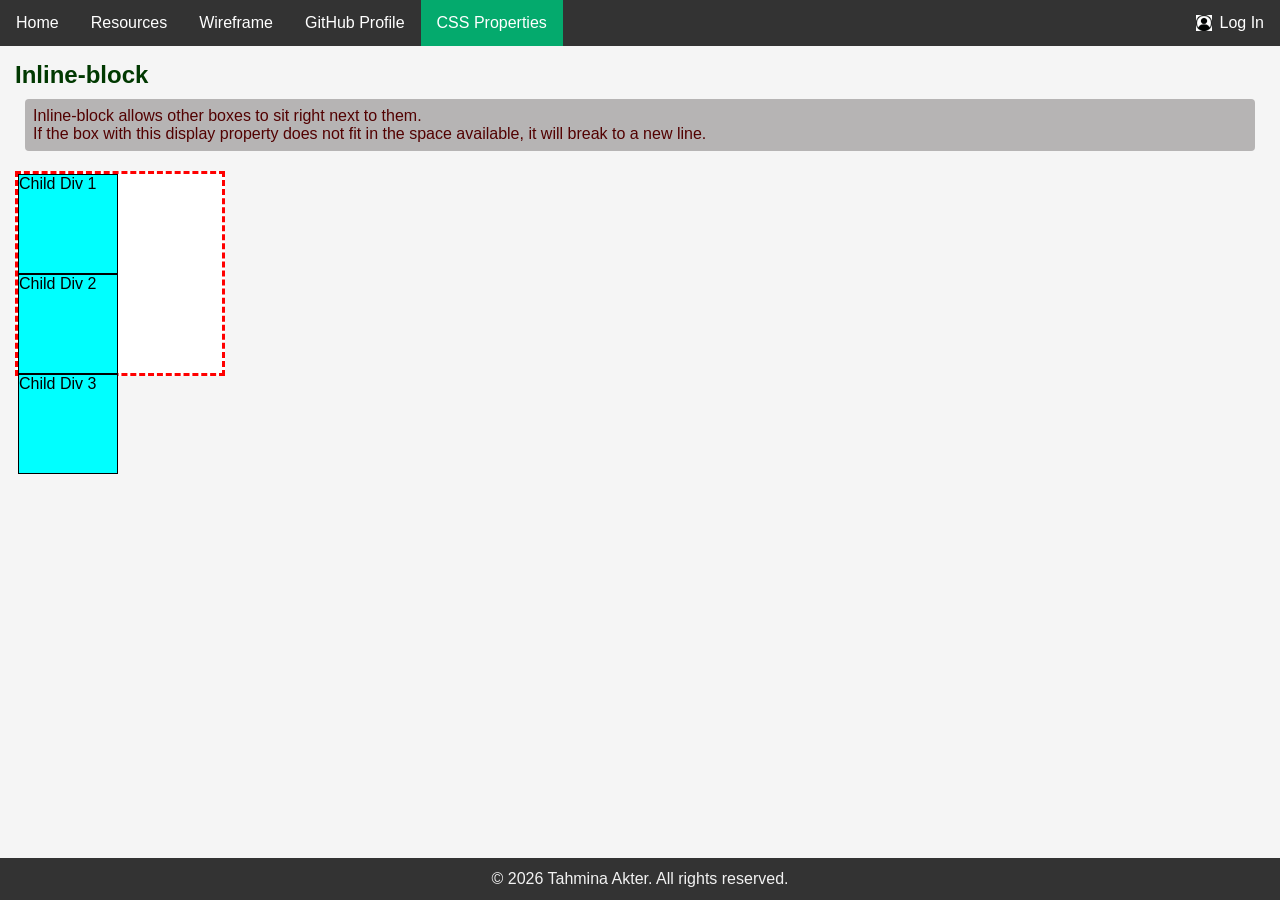
<file: css-properties/display/inline-block.html>
<!DOCTYPE html> <!-- tells the browser this is HTML5 -->
<html> <!-- root of your webpage -->

<head> <!-- This part is not visible on the page. It configures your site. -->
    <meta charset="utf-8"> <!-- Supports all characters -->
    <meta name="description" content="Fundamentals of HTML and CSS"> <!-- Helps SEO -->
    <title>Inline Block</title> <!-- Shows in browser tab -->
    <link rel="icon" href="../../media/images/favicon.ico" type="image/x-icon" sizes="32x32">
    <link rel="stylesheet" href="../style.css"> <!-- Connects your CSS file -->
</head>
<style>
    /*
    Emmet shortcut mt margin top
    Emmet shortcut bgc background color
    Emmet shortcut w width
    Emmet shortcut h height
    Emmet shortcut d:ib display inline block:
    Emmet shortcut bd border shorthand:

    Class selector = .inlineBlock
    Type selector =     div
    Selector list =     inlineBlock, div
    Descendant combinator = .inlineBlock div
    */

    .inlineBlock,
    div {
        display: inline-block;
    }

    /*parent div*/
    .inlineBlock {
        margin-top: 10px;
        background-color: white;
        /******     Change width to 410px for inline example  ******/
        width: 210px;
        height: 205px;
        border: 3px dashed red;
    }

    /****** Child divs ******/
    .inlineBlock div {
        width: 100px;
        height: 100px;
        border: 1px solid #000;
        background-color: aqua;
    }
</style>

<body>
    <!-- ================= HEADER ================= -->
    <header>
        <nav aria-label="Primary navigation"> <!-- (SEO + accessibility) -->
            <ul>
                <li><a href="../../index.html" target="_self" title="Landing page">Home</a></li>
                <li><a href="../../resources.html" target="_self" title="Practice Coding">Resources</a></li>
                <li><a href="https://wireframe.cc/D2swz4" target="_blank" rel="noopener noreferrer"
                        title="Landing Page Wireframe">Wireframe</a>
                </li>
                <li><a href="https://github.com/tahmina-official" target="_blank" rel="noopener noreferrer"
                        title="Landing Page Wireframe">GitHub Profile</a>
                </li>
                <li><a class="active" href="../index.html" target="_self" title="Landing page">CSS Properties</a></li>
                <li><a href="../../login/login.html" target="_self" title="Login Page"><img
                            src="../../media/images/login.png" alt="Login Icon" class="login-user" />Log In </a>
                </li>
            </ul>
        </nav>
    </header>
    <main>
        <h2>Inline-block</h2>

        <p>Inline-block allows other boxes to sit right next to them. <br>
            If the box with this display property does not fit in the
            space available, it will break to a new line.</p>


        <div class="inlineBlock">
            <div>Child Div 1</div>
            <!--    Uncomment the child divs two and three -->
            <div>Child Div 2</div>
            <div>Child Div 3</div>
        </div>
        <br><br>
    </main>
</body>

<!-- ================= FOOTER ================= -->
<footer>
    © 2026 Tahmina Akter. All rights reserved.
</footer>

</html>
</file>
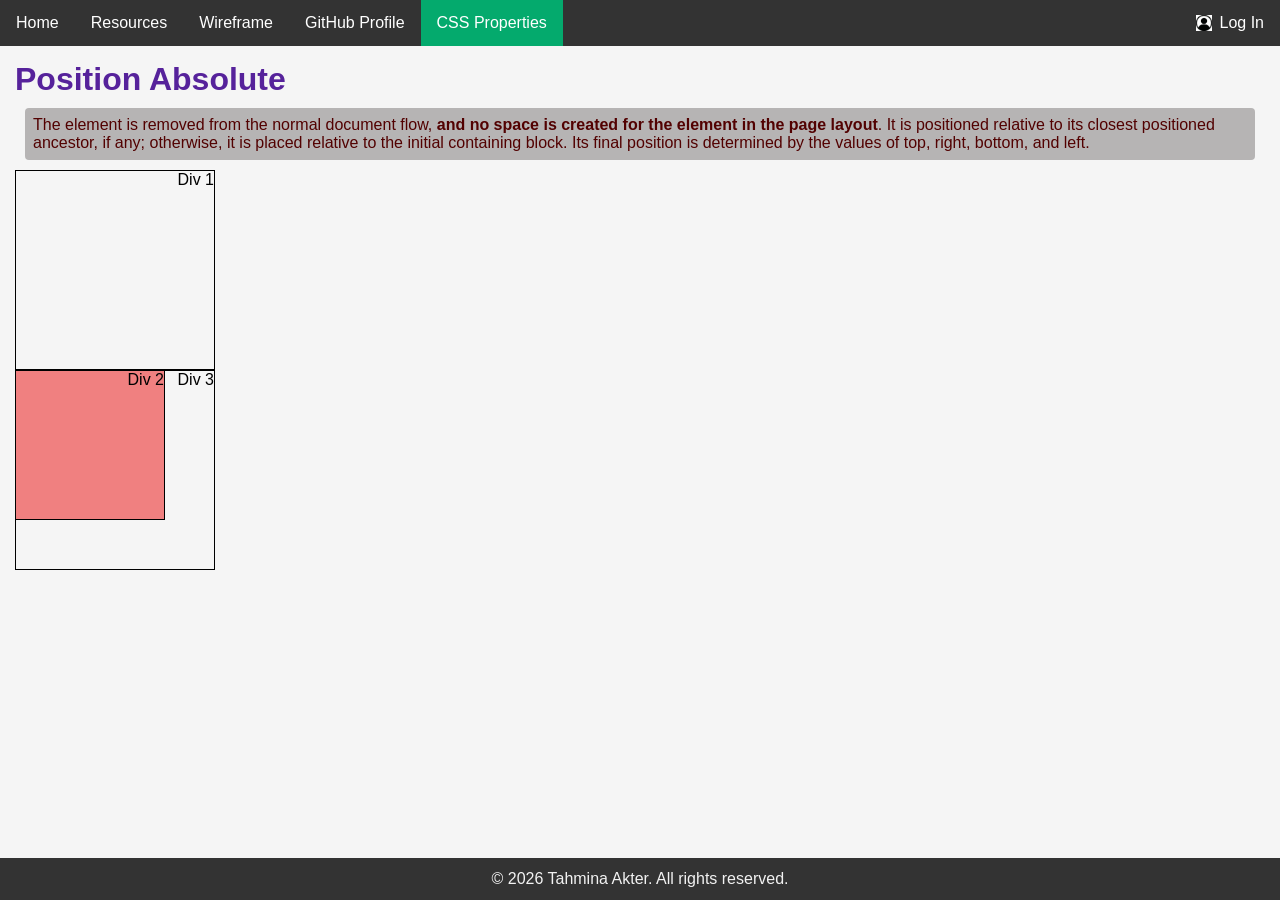
<file: css-properties/position/absolute.html>
<!DOCTYPE html> <!-- tells the browser this is HTML5 -->
<html> <!-- root of your webpage -->

<head> <!-- This part is not visible on the page. It configures your site. -->
    <meta charset="utf-8"> <!-- Supports all characters -->
    <meta name="description" content="Fundamentals of HTML and CSS"> <!-- Helps SEO -->
    <title>Position Absolute</title> <!-- Shows in browser tab -->
    <link rel="icon" href="../../media/images/favicon.ico" type="image/x-icon" sizes="32x32">
    <link rel="stylesheet" href="../style.css"> <!-- Connects your CSS file -->
</head>

<style>
    /*
    Emmet shortcut mt margin top
    Emmet shortcut bgc background color
    Emmet shortcut w width
    Emmet shortcut h height
    Emmet shortcut l left
    Emmet shortcut bd border shorthand:
    Emmet shortcut pos:a position:absolute;

    Type selector =     div
    Class selector =    .exampleBox

     */

    div {
        width: 200px;
        height: 200px;
        border: 1px solid;
        text-align: right;
    }

    .exampleBox {
        background-color: lightcoral;
        width: 150px;
        height: 150px;
        position: fixed;
    }
</style>
</head>

<body>

        <!-- ================= HEADER ================= -->
    <header>
        <nav aria-label="Primary navigation"> <!-- (SEO + accessibility) -->
            <ul>
                <li><a href="../../index.html" target="_self" title="Landing page">Home</a></li>
                <li><a href="../../resources.html" target="_self" title="Practice Coding">Resources</a></li>
                <li><a href="https://wireframe.cc/D2swz4" target="_blank" rel="noopener noreferrer"
                        title="Landing Page Wireframe">Wireframe</a>
                </li>
                <li><a href="https://github.com/tahmina-official" target="_blank" rel="noopener noreferrer"
                        title="Landing Page Wireframe">GitHub Profile</a>
                </li>
                <li><a class="active" href="../index.html" target="_self" title="Landing page">CSS Properties</a></li>
                <li><a href="../../login/login.html" target="_self" title="Login Page"><img
                            src="../../media/images/login.png" alt="Login Icon" class="login-user" />Log In </a>
                </li>
            </ul>
        </nav>
    </header>

    <main>
    <h1>Position Absolute</h1>

    <p>
        The element is removed from the normal document flow, <strong>and no space is created for the element in the
            page
            layout</strong>. It is positioned relative to its closest positioned ancestor, if any; otherwise, it is
        placed relative to the initial containing block. Its final position is determined by the values of top, right,
        bottom, and left.
    </p>

    <div> Div 1</div>
    <div class="exampleBox"> Div 2</div>
    <div> Div 3</div>

    </main>

</body>

<!-- ================= FOOTER ================= -->
<footer>
    © 2026 Tahmina Akter. All rights reserved.
</footer>

</html>
</file>
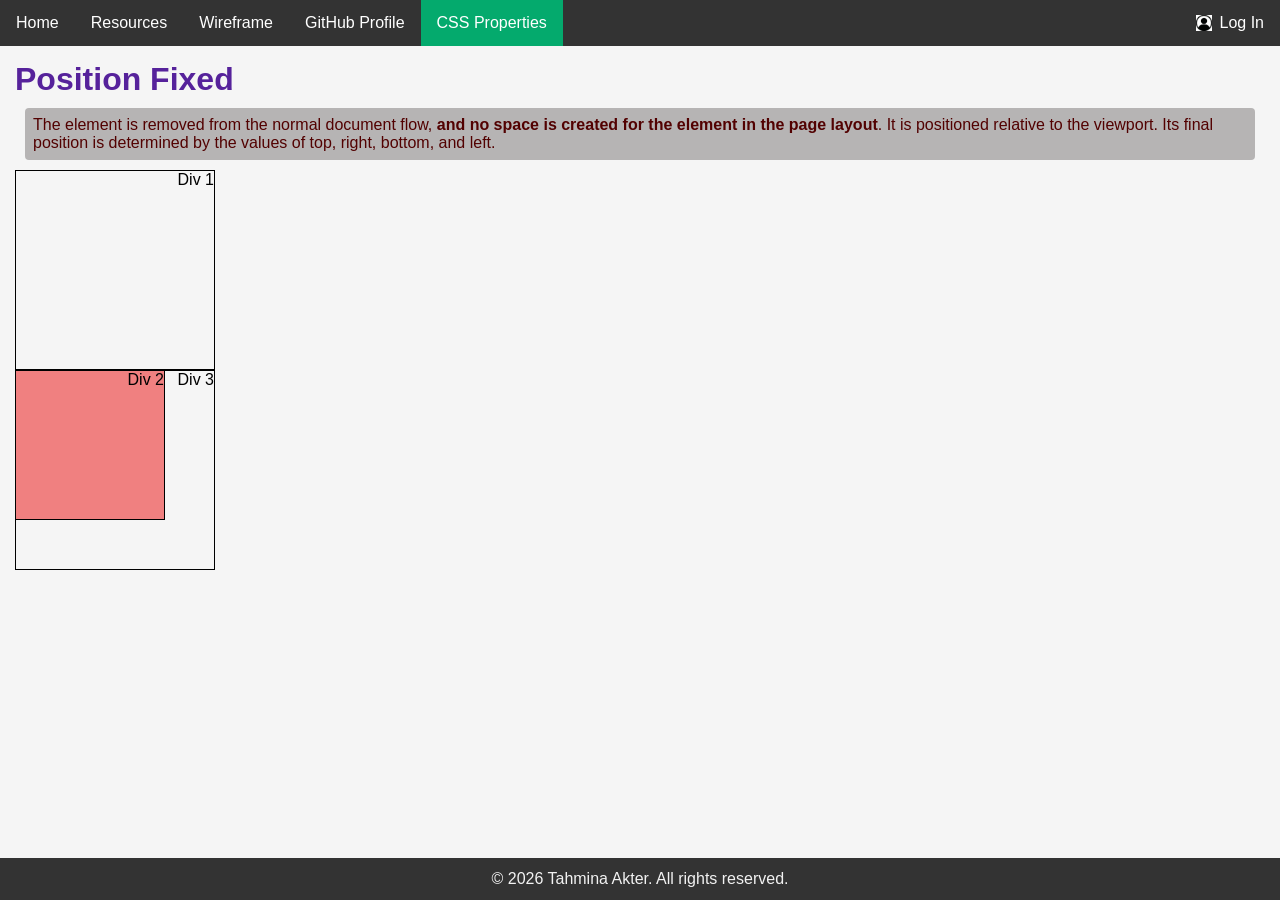
<file: css-properties/position/fixed.html>
<!DOCTYPE html> <!-- tells the browser this is HTML5 -->
<html> <!-- root of your webpage -->

<head> <!-- This part is not visible on the page. It configures your site. -->
    <meta charset="utf-8"> <!-- Supports all characters -->
    <meta name="description" content="Fundamentals of HTML and CSS"> <!-- Helps SEO -->
    <title>Position Fixed</title> <!-- Shows in browser tab -->
    <link rel="icon" href="../../media/images/favicon.ico" type="image/x-icon" sizes="32x32">
    <link rel="stylesheet" href="../style.css"> <!-- Connects your CSS file -->
</head>
<style>
    /*
        Emmet shortcut mt margin top
        Emmet shortcut bgc background color
        Emmet shortcut w width
        Emmet shortcut h height
        Emmet shortcut l left
        Emmet shortcut bd border shorthand:

        Type selector =     div
        Class selector =    .exampleBox
        */
        
    div {
        width: 200px;
        height: 200px;
        border: 1px solid;
        text-align: right;
    }

    .exampleBox {
        background-color: lightcoral;
        width: 150px;
        height: 150px;
        position: fixed;
    }
</style>
</head>

<body>
    <!-- ================= HEADER ================= -->
    <header>
        <nav aria-label="Primary navigation"> <!-- (SEO + accessibility) -->
            <ul>
                <li><a href="../../index.html" target="_self" title="Landing page">Home</a></li>
                <li><a href="../../resources.html" target="_self" title="Practice Coding">Resources</a></li>
                <li><a href="https://wireframe.cc/D2swz4" target="_blank" rel="noopener noreferrer"
                        title="Landing Page Wireframe">Wireframe</a>
                </li>
                <li><a href="https://github.com/tahmina-official" target="_blank" rel="noopener noreferrer"
                        title="Landing Page Wireframe">GitHub Profile</a>
                </li>
                <li><a class="active" href="../index.html" target="_self" title="Landing page">CSS Properties</a></li>
                <li><a href="../../login/login.html" target="_self" title="Login Page"><img
                            src="../../media/images/login.png" alt="Login Icon" class="login-user" />Log In </a>
                </li>
            </ul>
        </nav>
    </header>
    <main>
        <h1>Position Fixed</h1>

        <p>The element is removed from the normal document flow, <strong>and no space is created for the element in the
                page
                layout</strong>. It is positioned relative to the viewport. Its final position is determined by the
            values
            of top, right, bottom, and left.</p>

        <div> Div 1</div>
        <div class="exampleBox"> Div 2</div>
        <div> Div 3</div>
    </main>
</body>
<!-- ================= FOOTER ================= -->
<footer>
    © 2026 Tahmina Akter. All rights reserved.
</footer>

</html>
</file>
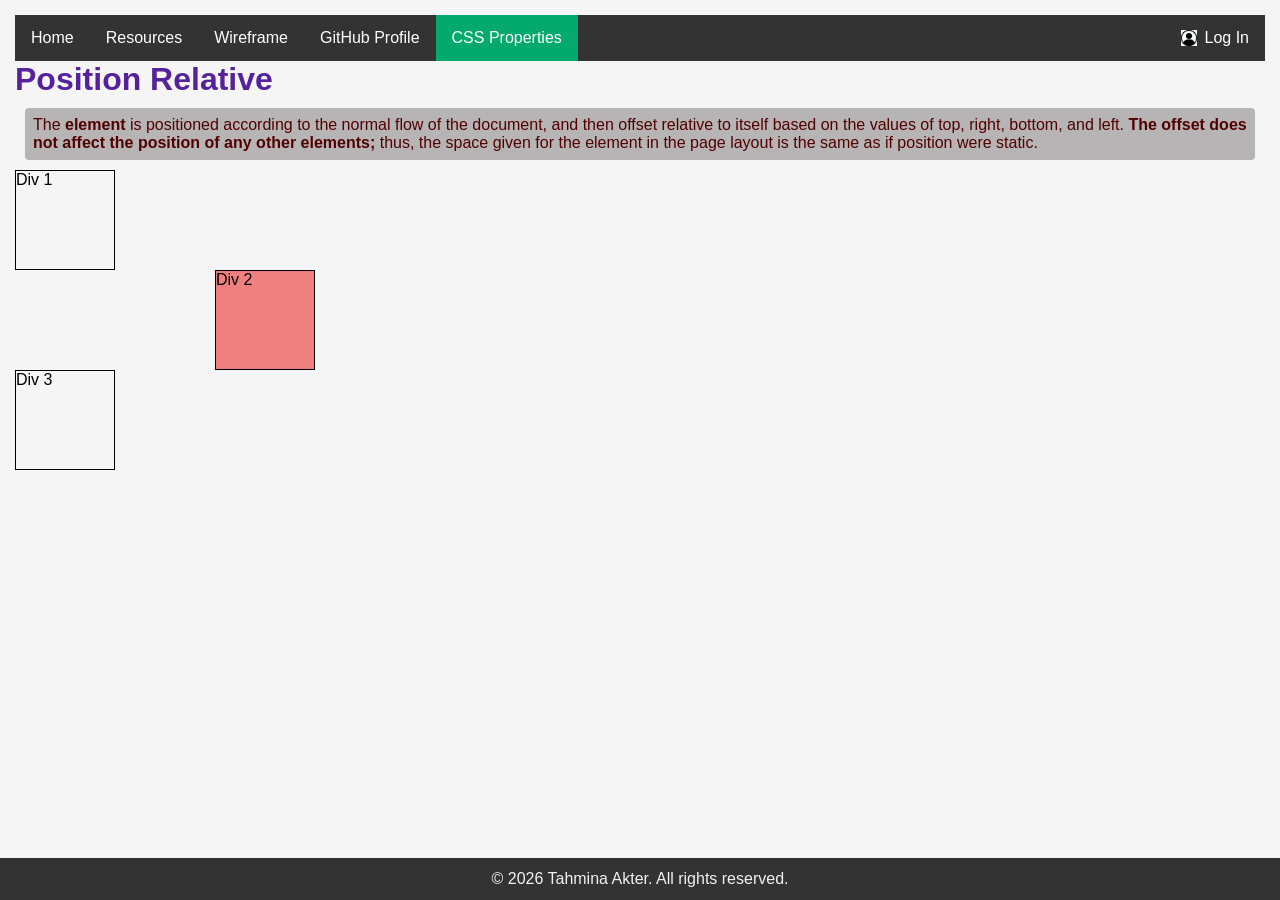
<file: css-properties/position/relative.html>
<!DOCTYPE html> <!-- tells the browser this is HTML5 -->
<html> <!-- root of your webpage -->

<head> <!-- This part is not visible on the page. It configures your site. -->
    <meta charset="utf-8"> <!-- Supports all characters -->
    <meta name="description" content="Fundamentals of HTML and CSS"> <!-- Helps SEO -->
    <title>Position Relative</title> <!-- Shows in browser tab -->
    <link rel="icon" href="../../media/images/favicon.ico" type="image/x-icon" sizes="32x32">
    <link rel="stylesheet" href="../style.css"> <!-- Connects your CSS file -->
</head>
<style>
    /*
        Emmet shortcut mt margin top
        Emmet shortcut bgc background color
        Emmet shortcut w width
        Emmet shortcut h height
        Emmet shortcut l left
        Emmet shortcut bd border shorthand:
        Emmet shortcut pos:r position:relative

        Type selector =     div
        Class selector =    .exampleBox
        */

    div {
        width: 100px;
        height: 100px;
        border: 1px solid;
    }

    .exampleBox {
        background-color: lightcoral;
        width: 100px;
        height: 100px;
        position: relative;
        left: 200px;
    }
</style>
</head>

<body>
    <main>
        <!-- ================= HEADER ================= -->
        <header>
            <nav aria-label="Primary navigation"> <!-- (SEO + accessibility) -->
                <ul>
                    <li><a href="../../index.html" target="_self" title="Landing page">Home</a></li>
                    <li><a href="../../resources.html" target="_self" title="Practice Coding">Resources</a></li>
                    <li><a href="https://wireframe.cc/D2swz4" target="_blank" rel="noopener noreferrer"
                            title="Landing Page Wireframe">Wireframe</a>
                    </li>
                    <li><a href="https://github.com/tahmina-official" target="_blank" rel="noopener noreferrer"
                            title="Landing Page Wireframe">GitHub Profile</a>
                    </li>
                    <li><a class="active" href="../index.html" target="_self" title="Landing page">CSS Properties</a>
                    </li>
                    <li><a href="../../login/login.html" target="_self" title="Login Page"><img
                                src="../../media/images/login.png" alt="Login Icon" class="login-user" />Log In </a>
                    </li>
                </ul>
            </nav>
        </header>
        <h1>Position Relative</h1>

        <p>
            The <strong>element</strong> is positioned according to the normal flow of the document, and then offset
            relative
            to itself based on
            the values of top, right, bottom, and left.
            <strong>The offset does not affect the position of any other elements;</strong> thus, the
            space given for the element in the page layout is the same as if position were static.
        </p>

        <div> Div 1</div>
        <div class="exampleBox"> Div 2</div>
        <div> Div 3</div>
    </main>

</body>
<!-- ================= FOOTER ================= -->
<footer>
    © 2026 Tahmina Akter. All rights reserved.
</footer>

</html>
</file>
<file: style.css>
/* =========================
   GLOBAL RESET
   Removes default browser spacing
   and applies consistent box sizing
========================= */
*,
*::before,
*::after {
    margin: 0;
    padding: 0;
    box-sizing: border-box;
    font-family: Arial, Helvetica, sans-serif;
}

/* =========================
   BODY / BASE LAYOUT
   Sets font, full height layout,
   and light background color
========================= */
body {
    min-height: 100vh;
    display: flex;
    flex-direction: column;
    background: #f5f5f5;
}

/* Main content takes available space
   to keep footer at bottom */
main {
    flex: 1;
    padding: 15px;
}

section {
padding: 15px;
}

/* =========================
   HEADING STYLES
========================= */
h1 {
    color: rgb(86, 34, 155); /* Purple heading */
}

h2 {
    color: rgb(1, 57, 1); /* Dark green heading */
}

/* =========================
   PARAGRAPH STYLING
========================= */
p {
    background-color: rgb(182, 180, 180);
    margin: 10px;
    padding: 8px;
    color: #520101;
    border-radius: 4px;
}

/* =========================
   TABLE STYLING
========================= */
table {
    margin: 10px 0;
    padding: 6px;
    font-size: clamp(14px, 2.5vw, 30px); /* (max, responsive, min) Responsive font size */
    text-align: center;
    width: 100%; /* responsive */
}

/* =========================
   NAVIGATION BAR
========================= */
ul {
    display: flex;      /* menu will be placed horizontally */
    flex-wrap: wrap;   /* When there is not enough space, the items will wrap onto the next line. */
    list-style: none; /* Removes bullet points */
    background-color: #333;
}

/* Pushes last menu item to right */
li:last-child {
    margin-left: auto;
}

/* Navigation links styling */
li a {
    display: flex;
    align-items: center;
    color: white;
    padding: 14px 16px;
    text-decoration: none;
    transition: 0.3s;
}

/* Hover effect for menu links */
li a:hover {
    background-color: #111;
}

/* Active/current page link */
li a.active {
    background-color: #04AA6D;
}

/* Login user icon styling ; login icon size same as text*/
.login-user {
    height: 1em;
    margin-right: 0.5em;
}

/* =========================
   RESPONSIVE FORM ELEMENTS
========================= */
input,
select {
    width: 100%;
    max-width: 400px;
    margin: 6px 0;
    padding: 8px;
    font-size: 14px;
}

/* Group form fields */
fieldset {
    margin-bottom: 15px;
    padding: 10px;
    border: 2px solid #05af55;
}

/* Fieldset title */
legend {
    font-weight: bold;
}

/* Label styling */
label {
    font-size: 14px;
}

/* Button styling */
input[type="button"],
input[type="reset"],
input[type="submit"] {
    padding: 10px 14px;
    margin: 5px 3px;
    cursor: pointer;
    border-radius: 8px;
    background-color: #b00404;
    color: #fff;
    border: none;
}

/* =========================
   CUSTOM BUTTON LINK
========================= */
.custom-btn {
    text-decoration: none;
    background: #3498db;
    color: white;
    padding: 8px 14px;
    border-radius: 6px;
    font-size: 14px;
    display: inline-block;
    transition: 0.3s;
    text-align: center;
    cursor: pointer;
}

/* Hover effect for custom button */
.custom-btn:hover {
    background: #1d6fa5;
}

/* =========================
   CARD DESIGN
========================= */
.card-box {
    background: #fff;
    padding: 20px;
    border-radius: 12px;
    box-shadow: 0 4px 12px rgba(0,0,0,0.1);
    text-align: center;
    transition: transform 0.3s ease;
}

/* Card lift effect on hover */
.card-box:hover {
    transform: translateY(-5px);
}

/* =========================
   FOOTER
========================= */
footer {
    background: #333;
    color: #f2f2f2;
    text-align: center;
    padding: 12px;
    margin-top: auto;
}

/* =========================
   RESPONSIVE DESIGN
========================= */

/* Tablet and mobile screens */
@media (max-width: 768px) {

    /* Stack navbar vertically */
    ul {
        flex-direction: column;
    }

    /* Reset last item alignment */
    li:last-child {
        margin-left: 0;
    }

    /* Full width form inputs */
    input,
    select {
        max-width: 100%;
    }
}

/* Small mobile devices */
@media (max-width: 480px) {

    /* Reduce main padding */
    main {
        padding: 10px;
    }

    /* Smaller card padding */
    .card-box {
        padding: 15px;
    }

    /* Compact navigation links */
    li a {
        padding: 12px;
    }
}
</file>
<file: css-properties/style.css>
/* =========================
   GLOBAL RESET
   Removes default browser spacing
   and applies consistent box sizing
========================= */
*,
*::before,
*::after {
    margin: 0;
    padding: 0;
    box-sizing: border-box;
    font-family: Arial, Helvetica, sans-serif;
}

/* =========================
   BODY / BASE LAYOUT
   Sets font, full height layout,
   and light background color
========================= */
body {
    min-height: 100vh;
    display: flex;
    flex-direction: column;
    background: #f5f5f5;
}

/* Main content takes available space
   to keep footer at bottom */
main {
    flex: 1;
    padding: 15px;
}

section {
    padding: 15px;
}

/* =========================
   HEADING STYLES
========================= */
h1 {
    color: rgb(86, 34, 155);
    /* Purple heading */
}

h2 {
    color: rgb(1, 57, 1);
    /* Dark green heading */
}

/* =========================
   PARAGRAPH STYLING
========================= */
p {
    background-color: rgb(182, 180, 180);
    margin: 10px;
    padding: 8px;
    color: #520101;
    border-radius: 4px;
}

/* =========================
   TABLE STYLING
========================= */
table {
    margin: 10px 0;
    padding: 6px;
    font-size: clamp(14px, 2.5vw, 30px);
    /* (max, responsive, min) Responsive font size */
    text-align: center;
    width: 100%;
    /* responsive */
}


thead {
    background: #2c3e50;
    color: white;
}

th,
td {
    padding: 14px 18px;
    text-align: left;
}

tbody tr {
    border-bottom: 1px solid #eee;
    transition: 0.2s;
}

tbody tr:nth-child(even) {
    background: #fafafa;
}

tbody tr:hover {
    background: #f1f7ff;
}

/* =========================
   NAVIGATION BAR
========================= */
ul {
    display: flex;
    /* menu will be placed horizontally */
    flex-wrap: wrap;
    /* When there is not enough space, the items will wrap onto the next line. */
    list-style: none;
    /* Removes bullet points */
    background-color: #333;
}

/* Pushes last menu item to right */
li:last-child {
    margin-left: auto;
}

/* Navigation links styling */
li a {
    display: flex;
    align-items: center;
    color: white;
    padding: 14px 16px;
    text-decoration: none;
    transition: 0.3s;
}

/* Hover effect for menu links */
li a:hover {
    background-color: #111;
}

/* Active/current page link */
li a.active {
    background-color: #04AA6D;
}

/* Login user icon styling ; login icon size same as text*/
.login-user {
    height: 1em;
    margin-right: 0.5em;
}

/* =========================
   RESPONSIVE FORM ELEMENTS
========================= */
input,
select {
    width: 100%;
    max-width: 400px;
    margin: 6px 0;
    padding: 8px;
    font-size: 14px;
}

/* Group form fields */
fieldset {
    margin-bottom: 15px;
    padding: 10px;
    border: 2px solid #05af55;
}

/* Fieldset title */
legend {
    font-weight: bold;
}

/* Label styling */
label {
    font-size: 14px;
}

/* Button styling */
input[type="button"],
input[type="reset"],
input[type="submit"] {
    padding: 10px 14px;
    margin: 5px 3px;
    cursor: pointer;
    border-radius: 8px;
    background-color: #b00404;
    color: #fff;
    border: none;
}

/* =========================
   CUSTOM BUTTON LINK
========================= */
.custom-btn {
    text-decoration: none;
    background: #3498db;
    color: white;
    padding: 8px 14px;
    border-radius: 6px;
    font-size: 14px;
    display: inline-block;
    transition: 0.3s;
    text-align: center;
    cursor: pointer;
}

/* Hover effect for custom button */
.custom-btn:hover {
    background: #1d6fa5;
}

/* =========================
   CARD DESIGN
========================= */
.card-box {
    background: #fff;
    padding: 20px;
    border-radius: 12px;
    box-shadow: 0 4px 12px rgba(0, 0, 0, 0.1);
    text-align: center;
    transition: transform 0.3s ease;
}

/* Card lift effect on hover */
.card-box:hover {
    transform: translateY(-5px);
}

/* =========================
   FOOTER
========================= */
footer {
    background: #333;
    color: #f2f2f2;
    text-align: center;
    padding: 12px;
    margin-top: auto;
}

/* =========================
   RESPONSIVE DESIGN
========================= */

/* Tablet and mobile screens */
@media (max-width: 768px) {

    /* Stack navbar vertically */
    ul {
        flex-direction: column;
    }

    /* Reset last item alignment */
    li:last-child {
        margin-left: 0;
    }

    /* Full width form inputs */
    input,
    select {
        max-width: 100%;
    }
}

/* Small mobile devices */
@media (max-width: 480px) {

    /* Reduce main padding */
    main {
        padding: 10px;
    }

    /* Smaller card padding */
    .card-box {
        padding: 15px;
    }

    /* Compact navigation links */
    li a {
        padding: 12px;
    }
}
</file>
<file: comic-book/comic-book-style.css>
/* =========================
   GLOBAL RESET
========================= */
* {
    margin: 0;
    padding: 0;
    box-sizing: border-box;
    font-family: Arial, Helvetica, sans-serif;
}

/* =========================
   BODY
========================= */
body {
    display: flex;
    justify-content: center;
    align-items: center;
    min-height: 100vh;
    padding: 20px;
    background: #f2f2f2;
}

/* =========================
   COMIC CONTAINER
========================= */
#comic {
    display: flex;
    flex-direction: column;
    border: 3px solid black;
    width: 100vw;
    max-width: 400px;
    background-color: burlywood;
}

/* =========================
   TITLE
========================= */
h1 {
    border: 2px solid rgb(12, 171, 12);
    background-color: rgb(233, 155, 21);
    text-align: center;
    padding: 10px;
}

/* =========================
   ROW (FLEX CONTAINER)
========================= */
.row {
    display: flex;
    justify-content: space-evenly;
    align-items: center;
    border: 1px solid blue;
    height: 100vh;
    max-height: 200px;
}

/* =========================
   PANEL (IMAGE BOX)
========================= */
.panel {
    background-color: blueviolet;
    border: 1px solid orange;
    height: 190px;
    width: 190px;

    background-size: cover;
    background-position: center;
    background-repeat: no-repeat;

    position: relative;
}

/* =========================
   IMAGES - ROW 1
========================= */
#row-1 .panel:nth-child(1) {
    background-image: url("../media/images/pikachu1.gif");
}
#row-1 .panel:nth-child(2) {
    background-image: url("../media/images/pikachu2.gif");
}
#row-1 .panel:nth-child(3) {
    background-image: url("../media/images/pikachu3.gif");
}

/* =========================
   IMAGES - ROW 2
========================= */
#row-2 .panel:nth-child(1) {
    background-image: url("../media/images/pikachu4.gif");
}
#row-2 .panel:nth-child(2) {
    background-image: url("../media/images/pikachu5.gif");
}
#row-2 .panel:nth-child(3) {
    background-image: url("../media/images/pikachu6.gif");
}

/* ======================
   DIALOGUE BOX
========================= */
.dialogue {
    position: absolute;
    bottom: 3px;
    left: 3px;

    border: 2px solid rgb(83, 3, 83);
    font-size: 12px;
    background: rgba(255, 255, 255, 0.95);
    padding: 2px 4px;
    border-radius: 5px;
    max-width: 100px;
}

/* =========================
   CUSTOM BUTTON LINK
========================= */
.custom-btn {
    text-decoration: none;
    background: #3498db;
    color: white;
    padding: 8px 14px;
    border-radius: 6px;
    font-size: 14px;
    display: inline-block;
    transition: 0.3s;
    text-align: center;
    cursor: pointer;
}

/* Hover effect for custom button */
.custom-btn:hover {
    background: #1d6fa5;
}

/* =========================
   RESPONSIVE DESIGN
========================= */

/* Tablet */
@media (max-width: 768px) {

    #comic {
        width: 95%;
    }

    .row {
        flex-wrap: wrap;
        height: auto;
        gap: 10px;
        padding: 10px;
    }

    .panel {
        width: 30%;
        height: 160px;
    }

    .dialogue {
        font-size: 11px;
        max-width: 80px;
    }
}

/* Mobile */
@media (max-width: 480px) {

    body {
        align-items: flex-start;
    }

    #comic {
        width: 100%;
    }

    .row {
        flex-direction: column;
        height: auto;
    }

    .panel {
        width: 100%;
        max-width: 300px;
        height: 200px;
    }

    .dialogue {
        font-size: 10px;
        max-width: 70px;
    }
}
</file>
<file: registration/registration-style.css>
body {
    margin: 0;
    padding: 0;
    font-family: Arial, sans-serif;
    background: linear-gradient(135deg, #4f46e5, #9333ea);
}

#register-card {
    display: flex;
    height: 100vh;
    align-items: center;
    justify-content: center;
}

.register-card {
    background: white;
    padding: 40px;
    border-radius: 12px;
    width: 340px;
    box-shadow: 0 10px 25px rgba(0, 0, 0, 0.2);
}

h2 {
    margin-bottom: 20px;
    text-align: center;
}

input {
    width: 100%;
    padding: 12px;
    margin-top: 5px;
    border-radius: 8px;
    border: 1px solid #ddd;
}

/* label {
    font-size: 14px;
    margin-top: 10px;
    display: inline-table;
} */

button {
    width: 365px;
    padding: 12px;
    background: #4f46e5;
    color: white;
    border: none;
    border-radius: 8px;
    margin-top: 10px;
    cursor: pointer;
    font-size: 16px;
}

button:hover {
    background: #4338ca;
}

.links {
    margin-top: 12px;
    text-align: center;
    font-size: 14px;
}

.links a {
    color: #4f46e5;
    text-decoration: none;
}

/* ================= NAVBAR ================= */
ul {
    display: flex;
    /* Horizontal layout */
    list-style: none;
    margin: 0;
    padding: 0;
    overflow: hidden;
    background-color: #333;
    align-items: center;
}

li:last-child {
    border-right: none;
    margin-left: auto;
    /* pushes login to right */
}

li a {
    display: block;
    color: white;
    text-align: center;
    padding: 14px 16px;
    text-decoration: none;
}

li a:hover {
    background-color: #111;
}

.active {
    background-color: #04AA6D;
}

/* ================= LOGIN ICON ================= */
.login-user {
    height: 1em;
    /* Makes icon same size as text */
    margin-right: 0.5em;
    vertical-align: middle;
}
</file>
<file: testimonials/testimonials-style.css>
* {
    margin: 0;
    padding: 0;
    box-sizing: border-box;
    font-family: Arial, Helvetica, sans-serif;
}

body {
    background: #edf2f8;
    display: flex; /*center content horizontally */
    justify-content: center; /* centers .container */
    padding: 50px;
}


/* GRID */
.container {
    display: grid; /* 2D layout system */
    grid-template-columns: repeat(4, 1fr); /* 4 equal columns & each column takes one fraction (single column) of the available space */
    gap: 20px; /* spacing between cards */
    max-width: 1100px; /* Limits layout width → prevents stretching on big screens */
    align-items: stretch; /* Makes all cards same height in a row */
}

/* CARD BASE */
.card {
    border-radius: 12px;
    /* rounded corners */
    padding: 25px;
    box-shadow: 0 10px 25px rgba(0, 0, 0, 0.1);
    /* shadow → depth */
}

.card h3 {
    font-size: 18px;
    line-height: 1.3;
}

.card p {
    font-size: 13px;
    opacity: 0.7; /* softer text */
    line-height: 1.5;
}

/* USER */
.user {
    display: flex; /* puts image + text side-by-side */
    align-items: center;
    gap: 10px;
}

.user img {
    width: 40px;
    border-radius: 50%;
    border: 2px solid rgba(255, 255, 255, 0.5);
}

.user h4 {
    font-size: 14px;
}

.user span {
    font-size: 12px;
    opacity: 0.6;
}


/* COLORS */
.card-purple {
    background: #733fc8;
    color: white;
}

.card-dark {
    background: #49556b;
    color: white;
}

.card-light {
    background: white;
    color: #333;
    box-shadow: 0 10px 25px rgba(0, 0, 0, 0.08); /* [x-offset] [y-offset] [blur] [color]; */
}

/* SIZES */
.tall {
    grid-row: span 2; /* takes 2 row */
}

.card-light .user img {
    border: 2px solid #0f0101;
}

.wide {
    grid-column: span 2;
}

/* =========================
   CUSTOM BUTTON LINK
========================= */
.custom-btn {
    text-decoration: none;
    background: #3498db;
    color: white;
    padding: 8px 14px;
    border-radius: 6px;
    font-size: 14px;
    display: inline-block;
    transition: 0.3s;
    text-align: center;
    cursor: pointer;
}

/* Hover effect for custom button */
.custom-btn:hover {
    background: #1d6fa5;
}

/* RESPONSIVE */
@media (max-width: 1024px) {
    .container {
        grid-template-columns: 1fr 1fr; /* → switches to 2 columns */
    }
}

@media (max-width: 375px) {
    .container {
        grid-template-columns: 1fr; /* → single column*/
    }
}
</file>
